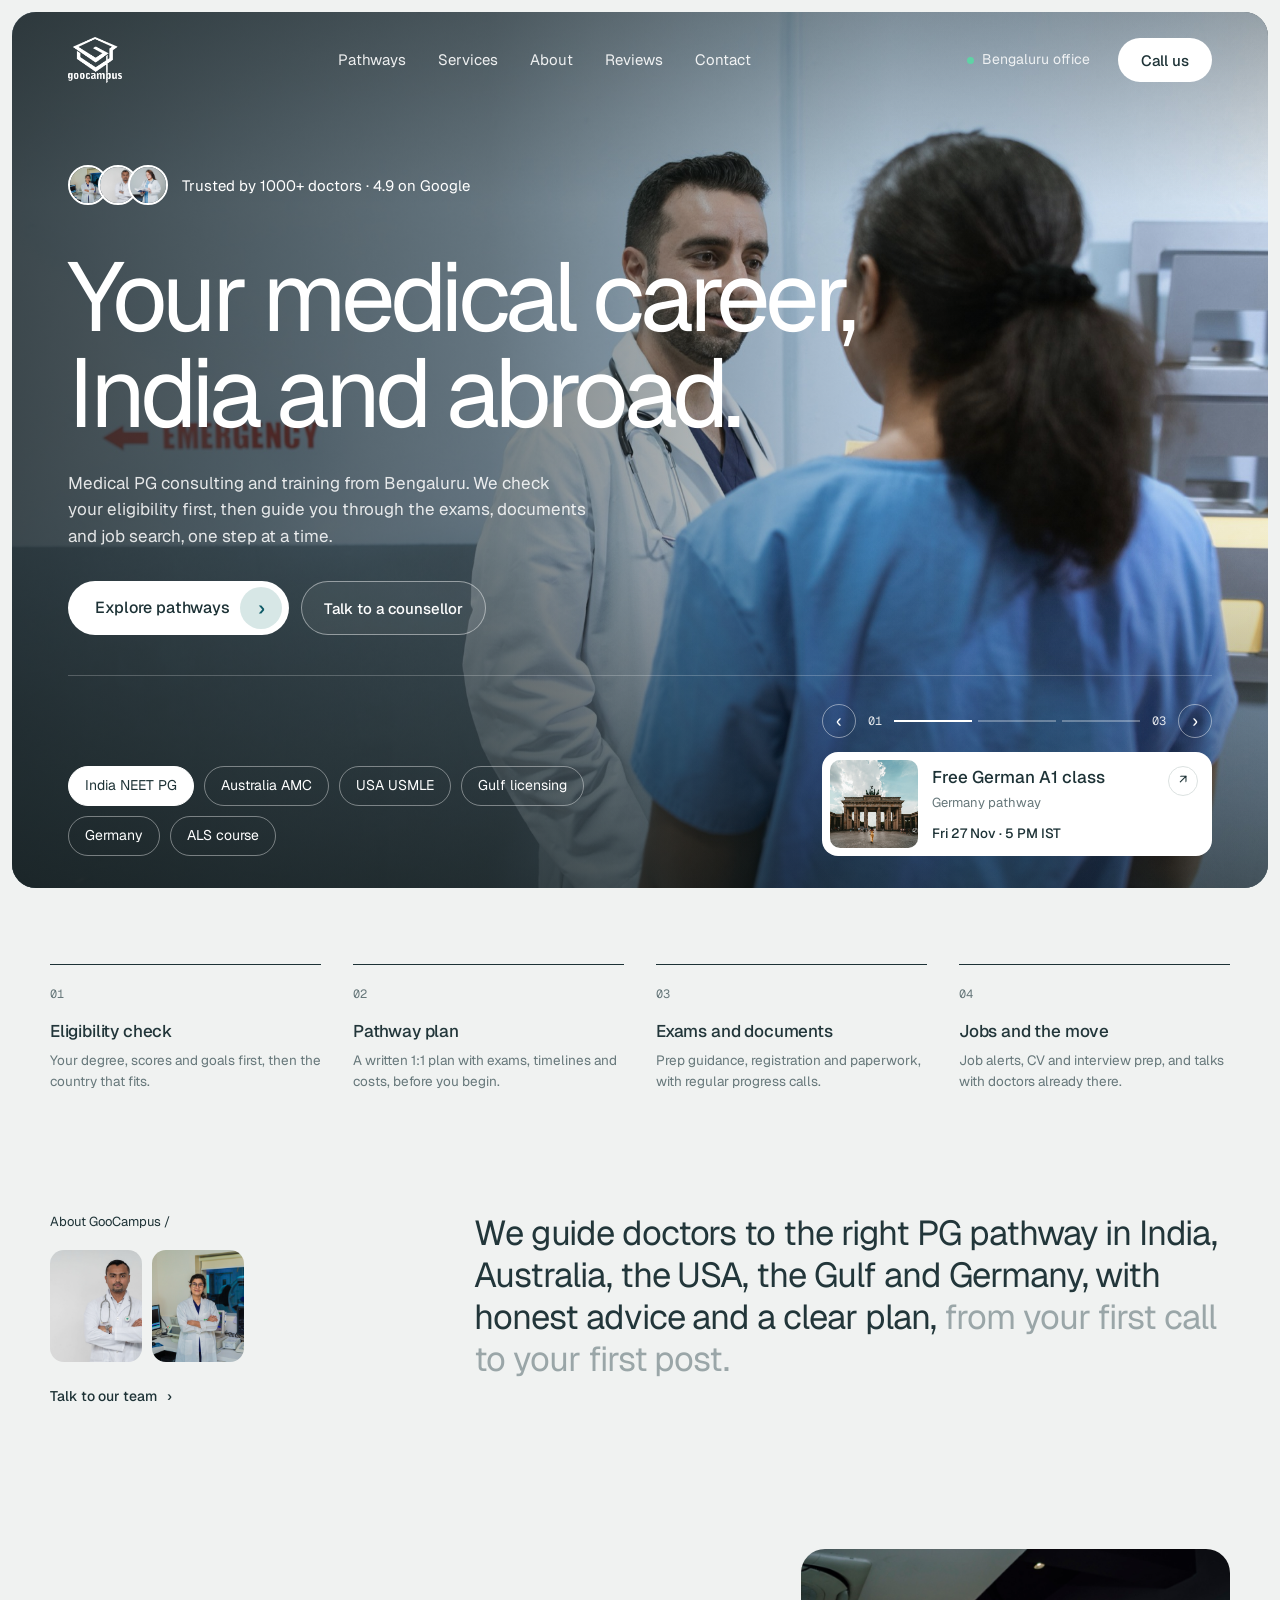
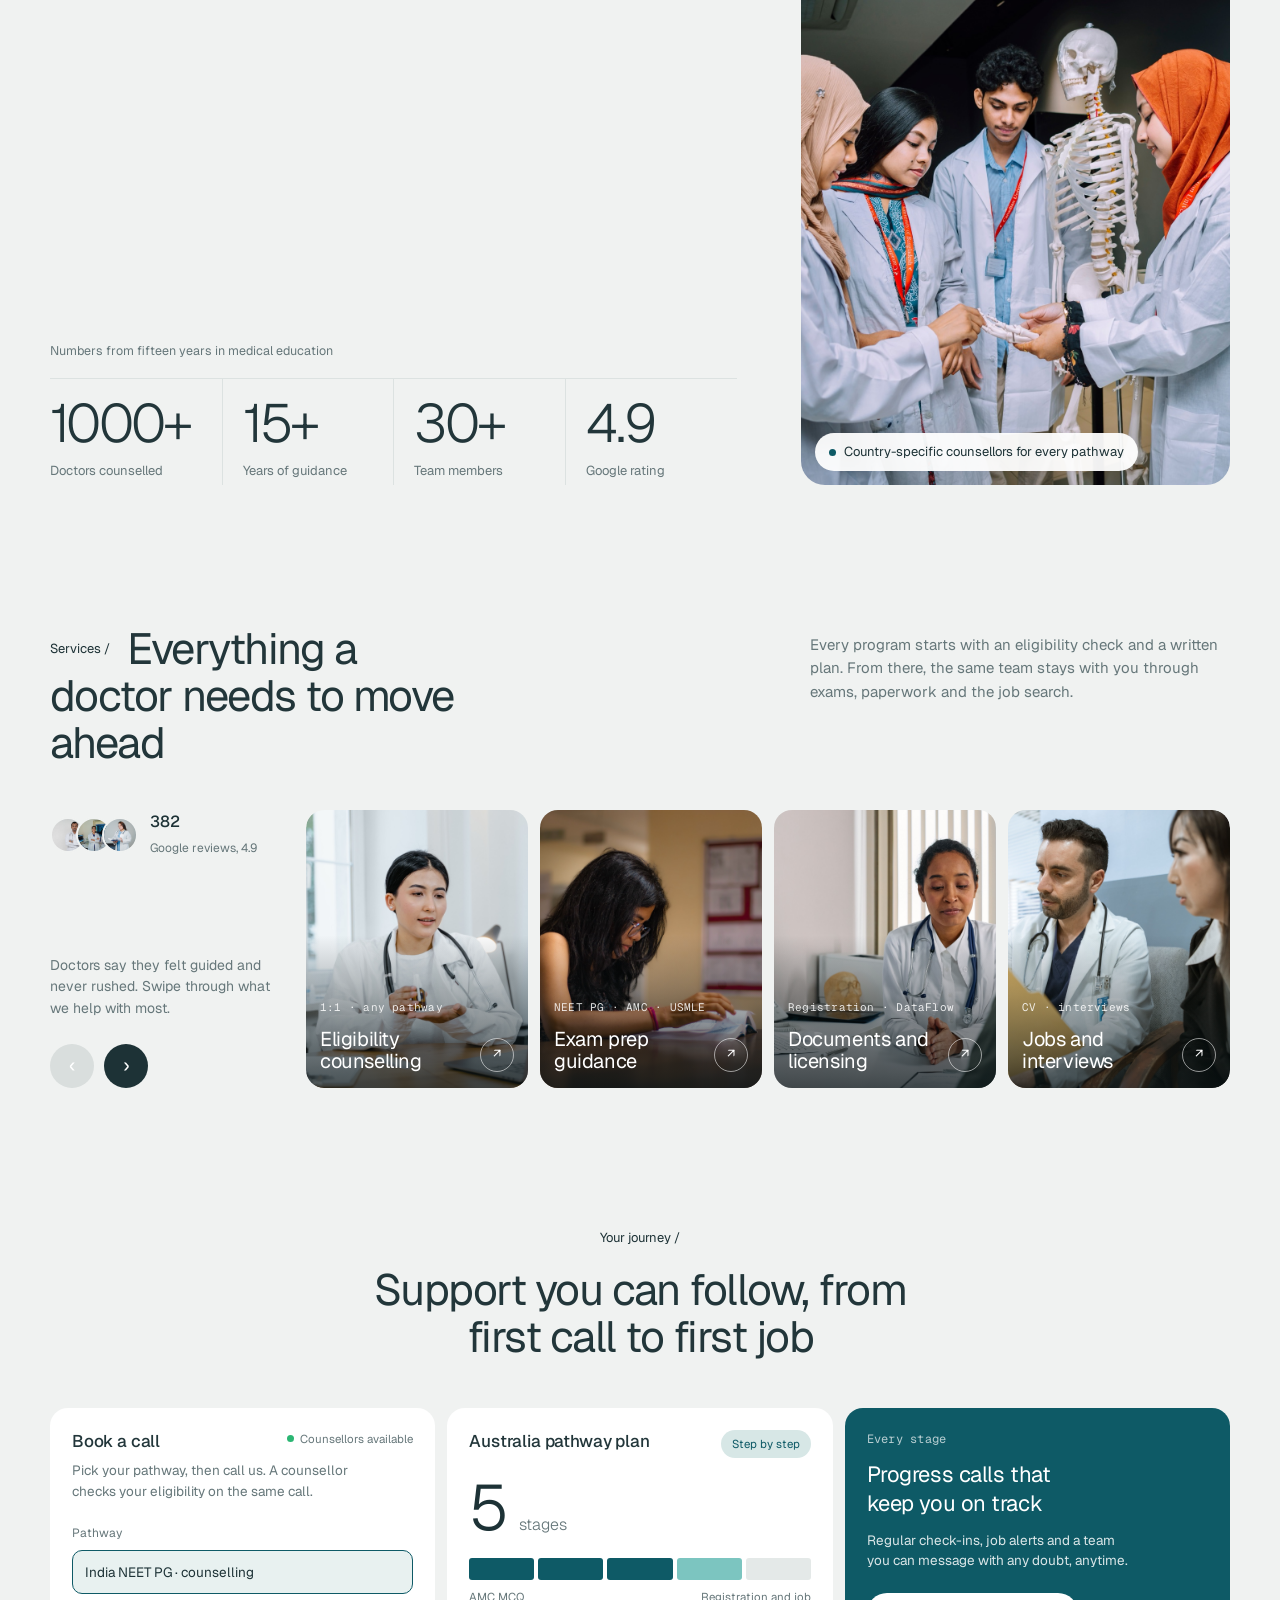
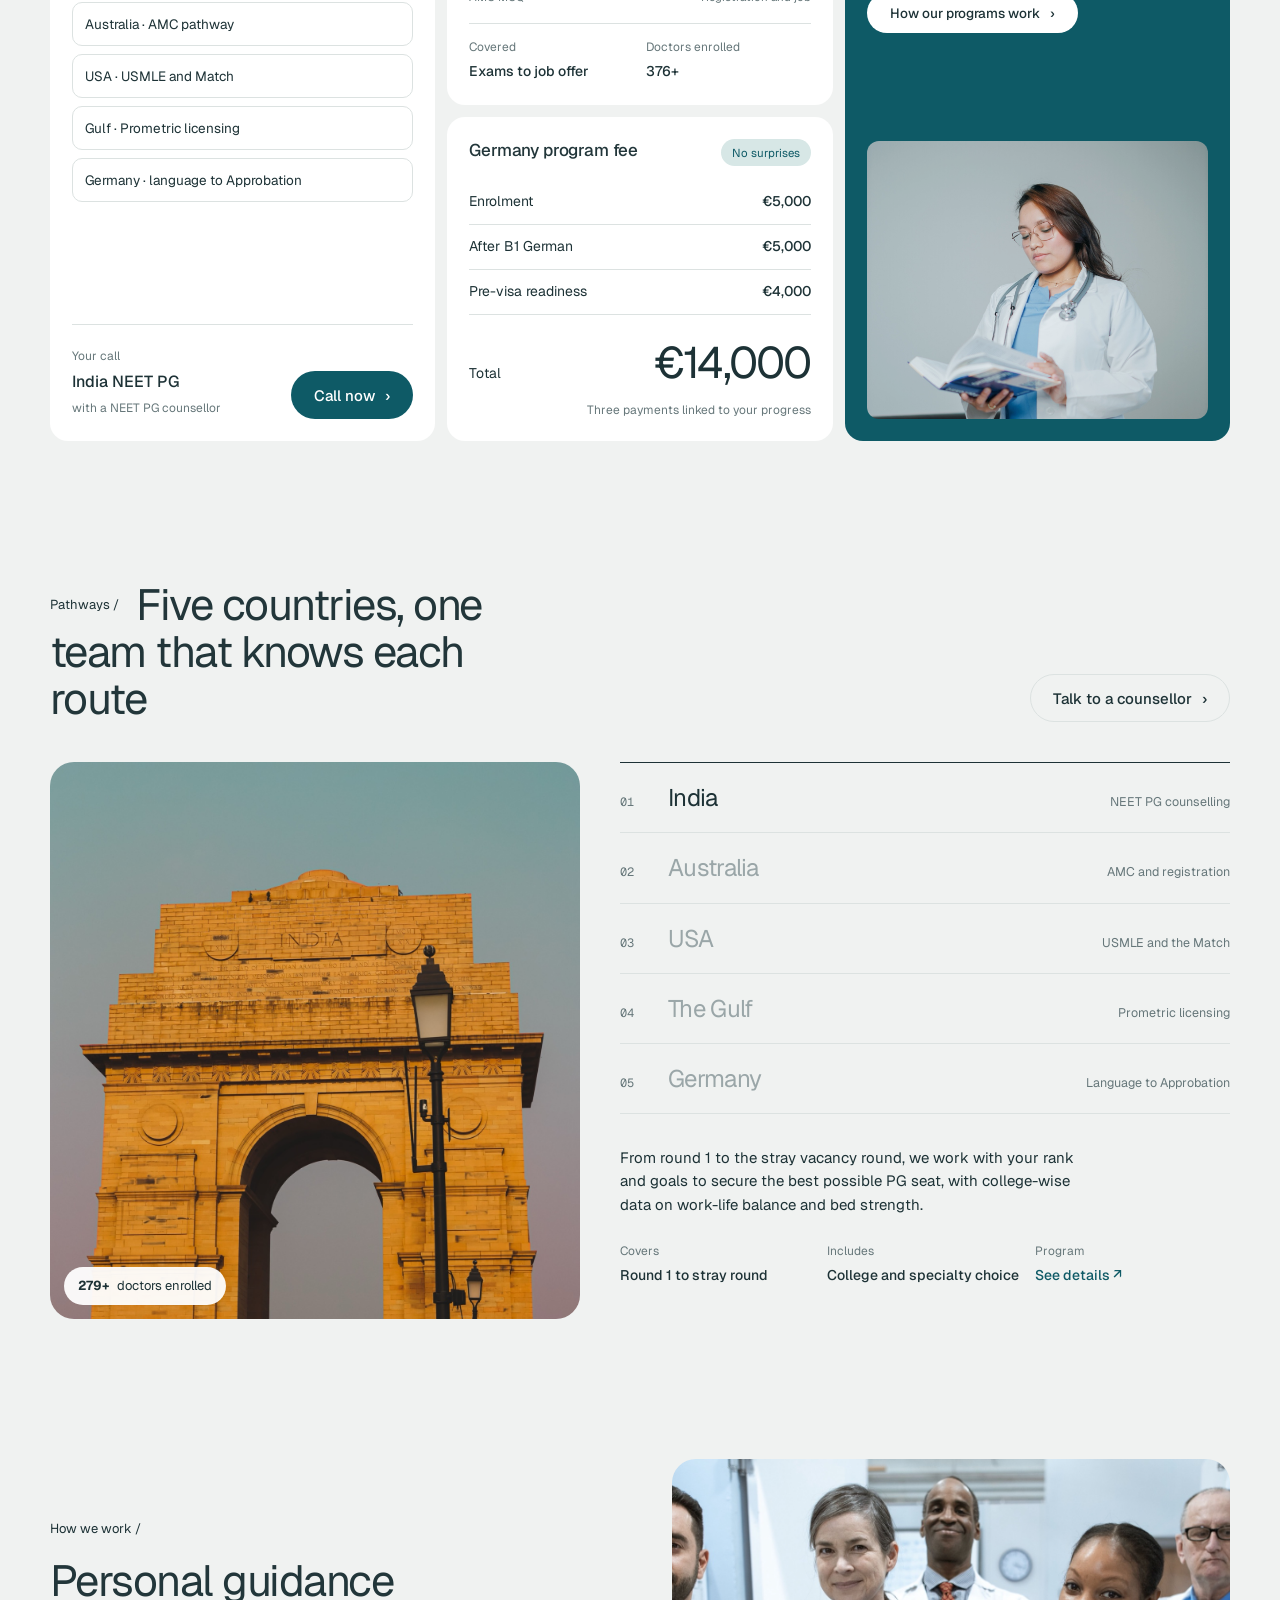
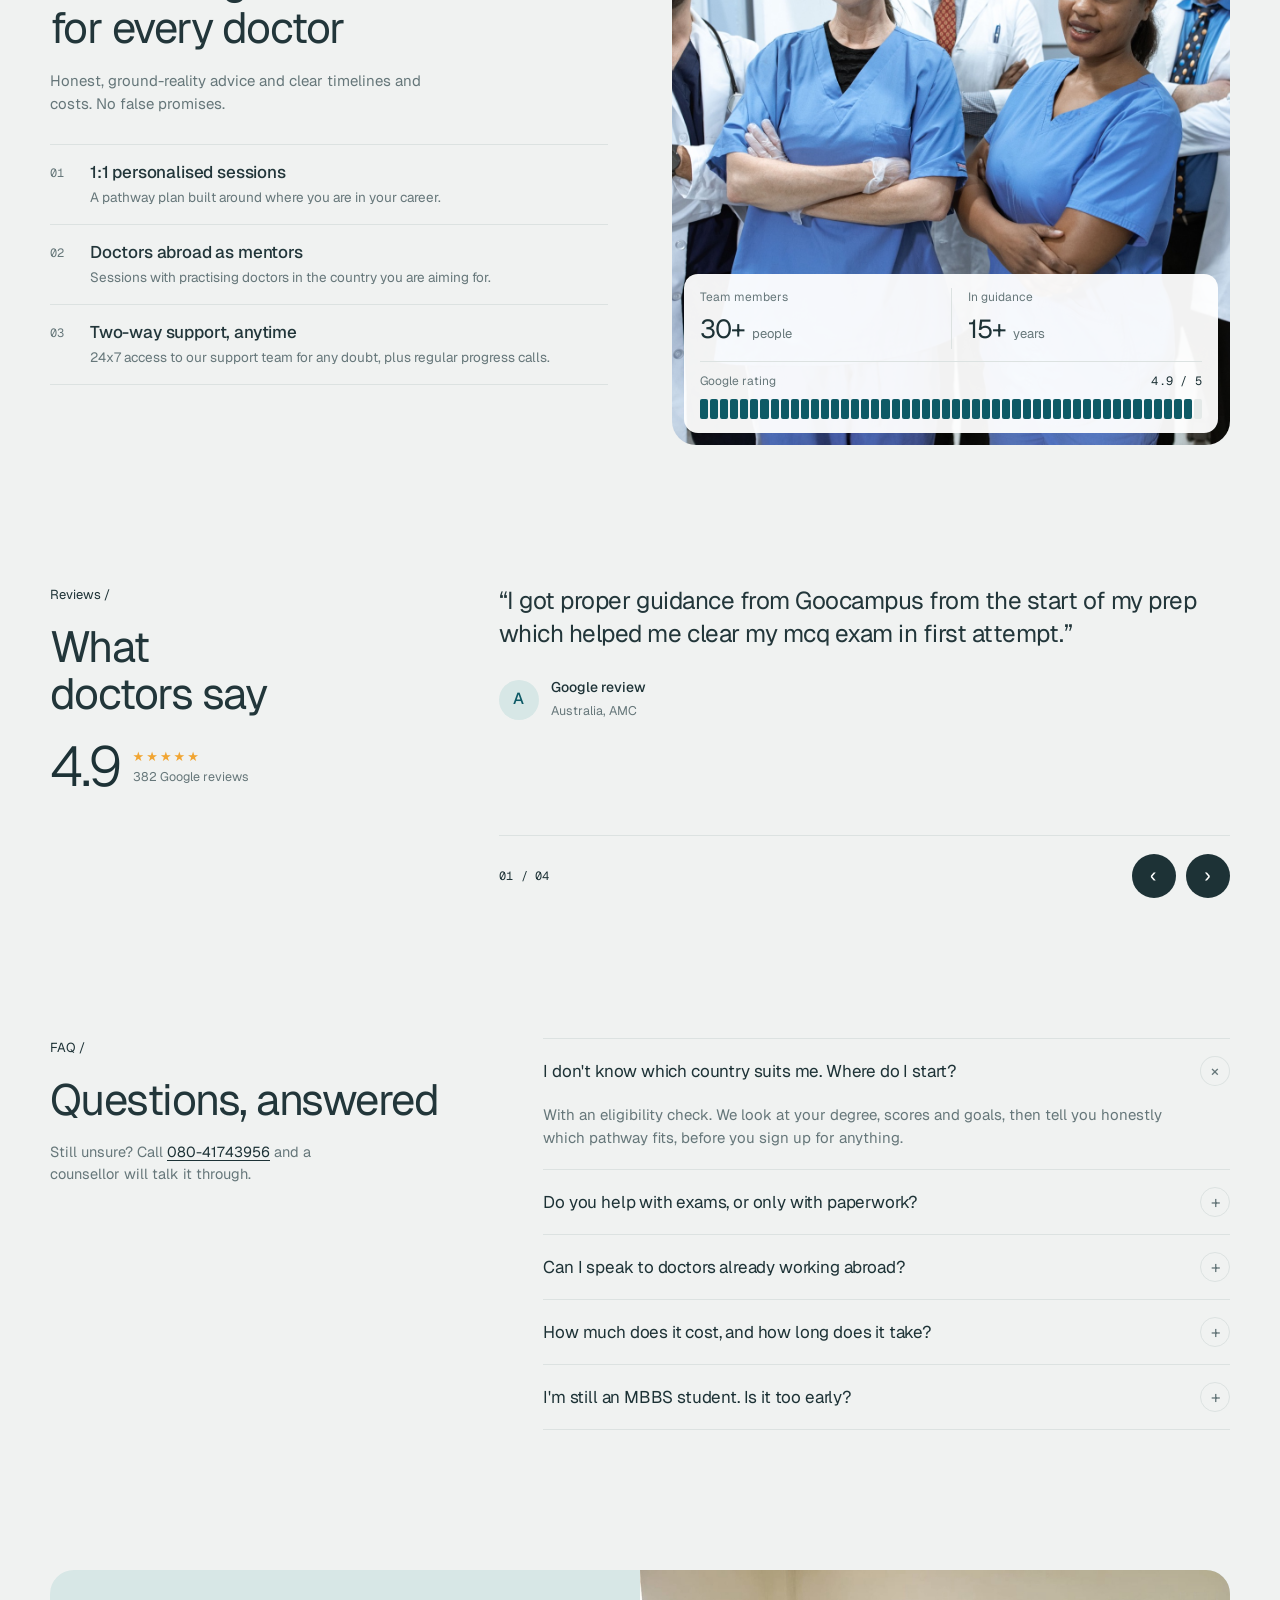
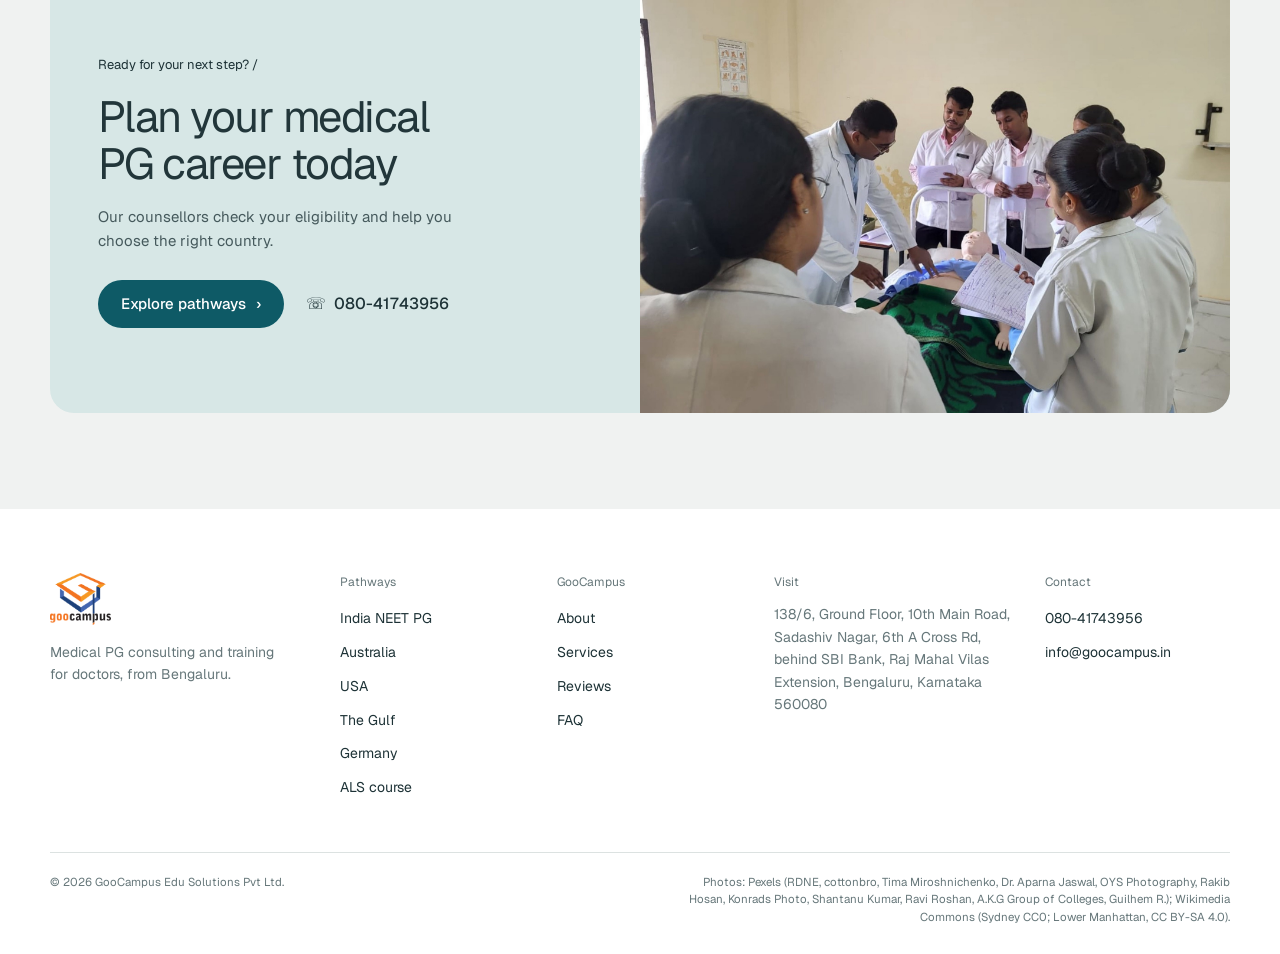
<file: index.html>
<!doctype html>
<html lang="en">
<head>
<meta charset="utf-8">
<meta name="viewport" content="width=device-width, initial-scale=1">
<title>GooCampus | Medical PG and career guidance for doctors, India and abroad</title>
<meta name="description" content="GooCampus is a Bengaluru firm that guides MBBS graduates to a medical PG and career in India, Australia, the USA, the Gulf and Germany. 1000+ doctors counselled, rated 4.9 on Google.">
<link rel="canonical" href="https://goocampusglobal.com/">
<meta name="theme-color" content="#F0F2F1">
<meta property="og:type" content="website">
<meta property="og:url" content="https://goocampusglobal.com/">
<meta property="og:title" content="GooCampus | Medical PG and career guidance for doctors">
<meta property="og:description" content="Guidance for MBBS graduates going to India, Australia, the USA, the Gulf and Germany. 1000+ doctors counselled, 4.9 on Google.">
<meta property="og:image" content="https://goocampusglobal.com/assets/v2/svc-mentor.jpg">
<meta name="twitter:card" content="summary_large_image">
<link rel="icon" type="image/png" href="/assets/favicon.png">
<link rel="apple-touch-icon" href="/assets/favicon.png">
<link rel="preconnect" href="https://fonts.googleapis.com">
<link rel="preconnect" href="https://fonts.gstatic.com" crossorigin>
<link href="https://fonts.googleapis.com/css2?family=Geist:wght@300;400;500;600&family=Geist+Mono:wght@400&display=swap" rel="stylesheet">
<link rel="stylesheet" href="/css/styles.css?v=20261123b">
</head>
<body>
<a class="skip" href="#main">Skip to content</a>

<!-- ============ HERO (nav sits inside the photo frame) ============ -->
<header class="hero" id="top">
  <img class="hero__bg" src="/assets/v2/svc-mentor.jpg" alt="A doctor talking with a nurse in a hospital" width="2000" height="1333" fetchpriority="high">
  <div class="hero__shade"></div>

  <nav class="nav" id="nav" aria-label="Main">
    <a class="nav__logo" href="#top" aria-label="GooCampus home"><img src="/assets/logo-white.png" alt="GooCampus" width="400" height="343"></a>
    <div class="nav__links" id="navLinks">
      <a href="#pathways">Pathways</a>
      <a href="#services">Services</a>
      <a href="#about">About</a>
      <a href="#reviews">Reviews</a>
      <a href="#contact">Contact</a>
    </div>
    <span class="nav__status"><i></i>Bengaluru office</span>
    <a class="pill pill--white nav__cta" href="tel:+918041743956">Call us</a>
    <button class="nav__toggle" type="button" aria-expanded="false" aria-controls="navLinks" aria-label="Open menu"><span></span><span></span></button>
  </nav>

  <div class="hero__body" data-enter>
    <p class="trusted">
      <span class="faces" aria-hidden="true">
        <img src="/assets/v2/team-2.jpg" alt="" width="40" height="40">
        <img src="/assets/v2/team-1.jpg" alt="" width="40" height="40">
        <img src="/assets/v2/reading.jpg" alt="" width="40" height="40">
      </span>
      Trusted by 1000+ doctors · 4.9 on Google
    </p>
    <h1>Your medical career,<br>India and abroad.</h1>
    <p class="hero__lead">Medical PG consulting and training from Bengaluru. We check your eligibility first, then guide you through the exams, documents and job search, one step at a time.</p>
    <div class="hero__actions">
      <a class="pill pill--white pill--icon" href="#pathways">Explore pathways <span class="pill__dot" aria-hidden="true">›</span></a>
      <a class="pill pill--glass" href="tel:+918041743956">Talk to a counsellor</a>
    </div>
  </div>

  <div class="hero__foot">
    <ul class="chips" aria-label="Pathways">
      <li><a class="is-on" href="#pathways" data-path="0">India NEET PG</a></li>
      <li><a href="#pathways" data-path="1">Australia AMC</a></li>
      <li><a href="#pathways" data-path="2">USA USMLE</a></li>
      <li><a href="#pathways" data-path="3">Gulf licensing</a></li>
      <li><a href="#pathways" data-path="4">Germany</a></li>
      <li><a href="https://alscourse.com" target="_blank" rel="noopener">ALS course</a></li>
    </ul>

    <div class="slider" aria-label="Upcoming free sessions">
      <div class="slider__bar">
        <button type="button" class="slider__btn" data-slide="-1" aria-label="Previous session">‹</button>
        <span class="mono" id="slideNow">01</span>
        <span class="slider__track"><i></i><i></i><i></i></span>
        <span class="mono">03</span>
        <button type="button" class="slider__btn" data-slide="1" aria-label="Next session">›</button>
      </div>
      <div class="slides">
        <a class="slide is-on" href="https://germany.goocampusglobal.com/" target="_blank" rel="noopener">
          <img src="/assets/v2/berlin.jpg" alt="" width="96" height="96">
          <span><b>Free German A1 class</b><small>Germany pathway</small><em>Fri 27 Nov · 5 PM IST</em></span>
          <span class="slide__go" aria-hidden="true">↗</span>
        </a>
        <a class="slide" href="https://germany.goocampusglobal.com/" target="_blank" rel="noopener">
          <img src="/assets/v2/reading.jpg" alt="" width="96" height="96">
          <span><b>Free German B1 class</b><small>Germany pathway</small><em>Wed 2 Dec · 5 PM IST</em></span>
          <span class="slide__go" aria-hidden="true">↗</span>
        </a>
        <a class="slide" href="tel:+918041743956">
          <img src="/assets/v2/svc-call.jpg" alt="" width="96" height="96">
          <span><b>Eligibility call</b><small>Any pathway</small><em>080-41743956</em></span>
          <span class="slide__go" aria-hidden="true">↗</span>
        </a>
      </div>
    </div>
  </div>
</header>

<main id="main">

<!-- ============ 4 STEPS ============ -->
<section class="steps wrap" aria-label="How it works">
  <div class="step"><span class="mono">01</span><h3>Eligibility check</h3><p>Your degree, scores and goals first, then the country that fits.</p></div>
  <div class="step"><span class="mono">02</span><h3>Pathway plan</h3><p>A written 1:1 plan with exams, timelines and costs, before you begin.</p></div>
  <div class="step"><span class="mono">03</span><h3>Exams and documents</h3><p>Prep guidance, registration and paperwork, with regular progress calls.</p></div>
  <div class="step"><span class="mono">04</span><h3>Jobs and the move</h3><p>Job alerts, CV and interview prep, and talks with doctors already there.</p></div>
</section>

<!-- ============ ABOUT ============ -->
<section class="about wrap" id="about">
  <div class="about__side">
    <p class="label">About GooCampus /</p>
    <div class="about__faces">
      <img src="/assets/v2/team-1.jpg" alt="A doctor in a white coat" width="200" height="200" loading="lazy">
      <img src="/assets/v2/team-2.jpg" alt="A doctor in her laboratory" width="200" height="200" loading="lazy">
    </div>
    <a class="arrowlink" href="tel:+918041743956">Talk to our team <span aria-hidden="true">›</span></a>
  </div>
  <p class="statement">We guide doctors to the right PG pathway in India, Australia, the USA, the Gulf and Germany, with honest advice and a clear plan, <span>from your first call to your first post.</span></p>
</section>

<!-- ============ NUMBERS ============ -->
<section class="numbers wrap" aria-label="GooCampus in numbers">
  <div class="numbers__left">
    <p class="small">Numbers from fifteen years in medical education</p>
    <dl class="stats">
      <div><dt>1000+</dt><dd>Doctors counselled</dd></div>
      <div><dt>15+</dt><dd>Years of guidance</dd></div>
      <div><dt>30+</dt><dd>Team members</dd></div>
      <div><dt>4.9</dt><dd>Google rating</dd></div>
    </dl>
  </div>
  <figure class="numbers__photo">
    <img src="/assets/v2/students.jpg" alt="Medical students studying anatomy together" width="2000" height="1333" loading="lazy">
    <span class="tagpill"><i></i>Country-specific counsellors for every pathway</span>
  </figure>
</section>

<!-- ============ SERVICES CAROUSEL ============ -->
<section class="services" id="services">
  <div class="wrap services__head">
    <h2><span class="label">Services /</span> Everything a doctor needs to move ahead</h2>
    <p>Every program starts with an eligibility check and a written plan. From there, the same team stays with you through exams, paperwork and the job search.</p>
  </div>
  <div class="wrap services__body">
    <div class="services__side">
      <div class="reviewline">
        <span class="faces" aria-hidden="true">
          <img src="/assets/v2/team-1.jpg" alt="" width="36" height="36"><img src="/assets/v2/team-2.jpg" alt="" width="36" height="36"><img src="/assets/v2/reading.jpg" alt="" width="36" height="36">
        </span>
        <span><b>382</b><small>Google reviews, 4.9</small></span>
      </div>
      <p>Doctors say they felt guided and never rushed. Swipe through what we help with most.</p>
      <div class="arrows">
        <button type="button" class="round round--light" data-rail="-1" aria-label="Previous services">‹</button>
        <button type="button" class="round round--dark" data-rail="1" aria-label="Next services">›</button>
      </div>
    </div>
    <div class="rail" id="rail" tabindex="0" aria-label="Services, scroll sideways">
      <a class="card" href="tel:+918041743956"><img src="/assets/v2/svc-call.jpg" alt="A doctor on a video consultation" width="2000" height="1333" loading="lazy"><span class="card__meta mono">1:1 · any pathway</span><span class="card__title">Eligibility<br>counselling</span><span class="card__go">↗</span></a>
      <a class="card" href="#pathways"><img src="/assets/v2/svc-study.jpg" alt="A student reading in a library" width="2000" height="1333" loading="lazy"><span class="card__meta mono">NEET PG · AMC · USMLE</span><span class="card__title">Exam prep<br>guidance</span><span class="card__go">↗</span></a>
      <a class="card" href="#pathways"><img src="/assets/v2/svc-docs.jpg" alt="A doctor meeting a client at her desk" width="2000" height="1333" loading="lazy"><span class="card__meta mono">Registration · DataFlow</span><span class="card__title">Documents and<br>licensing</span><span class="card__go">↗</span></a>
      <a class="card" href="#pathways"><img src="/assets/v2/svc-interview.jpg" alt="A doctor going through a folder with a colleague" width="2000" height="1333" loading="lazy"><span class="card__meta mono">CV · interviews</span><span class="card__title">Jobs and<br>interviews</span><span class="card__go">↗</span></a>
      <a class="card" href="#pathways"><img src="/assets/v2/hero.jpg" alt="A doctor reading a patient chart in a hospital corridor" width="2000" height="1333" loading="lazy"><span class="card__meta mono">1:1 sessions</span><span class="card__title">Mentoring by<br>doctors abroad</span><span class="card__go">↗</span></a>
      <a class="card" href="https://alscourse.com" target="_blank" rel="noopener"><img src="/assets/v2/svc-als.jpg" alt="Medical students practising on a training manikin" width="1499" height="2000" loading="lazy"><span class="card__meta mono">2 days · ERC certified</span><span class="card__title">ALS<br>certificate course</span><span class="card__go">↗</span></a>
    </div>
  </div>
</section>

<!-- ============ CARE BENTO ============ -->
<section class="care wrap" aria-labelledby="careTitle">
  <p class="label label--center">Your journey /</p>
  <h2 id="careTitle" class="center">Support you can follow, from<br>first call to first job</h2>
  <div class="bento">
    <div class="box box--book">
      <div class="box__top"><h3>Book a call</h3><span class="live"><i></i>Counsellors available</span></div>
      <p class="muted">Pick your pathway, then call us. A counsellor checks your eligibility on the same call.</p>
      <p class="tiny">Pathway</p>
      <div class="opts" role="radiogroup" aria-label="Pathway">
        <button type="button" class="opt is-on" role="radio" aria-checked="true" data-name="India NEET PG" data-who="NEET PG counsellor">India NEET PG · counselling</button>
        <button type="button" class="opt" role="radio" aria-checked="false" data-name="Australia AMC" data-who="Australia counsellor">Australia · AMC pathway</button>
        <button type="button" class="opt" role="radio" aria-checked="false" data-name="USA USMLE" data-who="USA counsellor">USA · USMLE and Match</button>
        <button type="button" class="opt" role="radio" aria-checked="false" data-name="Gulf licensing" data-who="Gulf counsellor">Gulf · Prometric licensing</button>
        <button type="button" class="opt" role="radio" aria-checked="false" data-name="Germany" data-who="Germany counsellor">Germany · language to Approbation</button>
      </div>
      <div class="box__foot">
        <div><p class="tiny">Your call</p><b id="callName">India NEET PG</b><small id="callWho">with a NEET PG counsellor</small></div>
        <a class="pill pill--teal" href="tel:+918041743956">Call now <span aria-hidden="true">›</span></a>
      </div>
    </div>

    <div class="box box--plan">
      <div class="box__top"><h3>Australia pathway plan</h3><span class="badge">Step by step</span></div>
      <p class="big">5 <small>stages</small></p>
      <div class="segs" aria-hidden="true"><i class="on"></i><i class="on"></i><i class="on"></i><i class="mid"></i><i></i></div>
      <div class="segs__labels"><span>AMC MCQ</span><span>Registration and job</span></div>
      <div class="kv">
        <div><p class="tiny">Covered</p><b>Exams to job offer</b></div>
        <div><p class="tiny">Doctors enrolled</p><b>376+</b></div>
      </div>
    </div>

    <div class="box box--fee">
      <div class="box__top"><h3>Germany program fee</h3><span class="badge">No surprises</span></div>
      <ul class="lines">
        <li><span>Enrolment</span><b>€5,000</b></li>
        <li><span>After B1 German</span><b>€5,000</b></li>
        <li><span>Pre-visa readiness</span><b>€4,000</b></li>
      </ul>
      <div class="total"><span>Total</span><b>€14,000</b></div>
      <p class="tiny right">Three payments linked to your progress</p>
    </div>

    <div class="box box--teal">
      <p class="mono">Every stage</p>
      <h3>Progress calls that keep you on track</h3>
      <p>Regular check-ins, job alerts and a team you can message with any doubt, anytime.</p>
      <a class="pill pill--white" href="#faq">How our programs work <span aria-hidden="true">›</span></a>
      <img src="/assets/v2/reading.jpg" alt="" width="1333" height="2000" loading="lazy">
    </div>
  </div>
</section>

<!-- ============ PATHWAYS (list + photo) ============ -->
<section class="paths wrap" id="pathways">
  <div class="paths__head">
    <h2><span class="label">Pathways /</span> Five countries, one team that knows each route</h2>
    <a class="pill pill--line" href="tel:+918041743956">Talk to a counsellor <span aria-hidden="true">›</span></a>
  </div>
  <div class="paths__grid">
    <figure class="paths__photo">
      <img id="pathImg" src="/assets/v2/india.jpg" alt="India Gate in New Delhi at dusk" width="1333" height="2000" loading="lazy">
      <span class="tagpill" id="pathTag"><b>279+</b> doctors enrolled</span>
    </figure>
    <div>
      <ul class="plist" role="tablist" aria-label="Pathways">
        <li><button type="button" class="is-on" role="tab" aria-selected="true" data-i="0"><span class="mono">01</span><b>India</b><small>NEET PG counselling</small></button></li>
        <li><button type="button" role="tab" aria-selected="false" data-i="1"><span class="mono">02</span><b>Australia</b><small>AMC and registration</small></button></li>
        <li><button type="button" role="tab" aria-selected="false" data-i="2"><span class="mono">03</span><b>USA</b><small>USMLE and the Match</small></button></li>
        <li><button type="button" role="tab" aria-selected="false" data-i="3"><span class="mono">04</span><b>The Gulf</b><small>Prometric licensing</small></button></li>
        <li><button type="button" role="tab" aria-selected="false" data-i="4"><span class="mono">05</span><b>Germany</b><small>Language to Approbation</small></button></li>
      </ul>
      <div class="pinfo" role="tabpanel" aria-live="polite">
        <p id="pathText">From round 1 to the stray vacancy round, we work with your rank and goals to secure the best possible PG seat, with college-wise data on work-life balance and bed strength.</p>
        <div class="kv kv--3">
          <div><p class="tiny">Covers</p><b id="pathA">Round 1 to stray round</b></div>
          <div><p class="tiny">Includes</p><b id="pathB">College and specialty choice</b></div>
          <div><p class="tiny">Program</p><a id="pathLink" href="https://goocampus.in" target="_blank" rel="noopener">See details ↗</a></div>
        </div>
      </div>
    </div>
  </div>
</section>

<!-- ============ HOW WE WORK ============ -->
<section class="how wrap" aria-labelledby="howTitle">
  <div>
    <p class="label">How we work /</p>
    <h2 id="howTitle">Personal guidance for every doctor</h2>
    <p class="muted">Honest, ground-reality advice and clear timelines and costs. No false promises.</p>
    <ol class="nlist">
      <li><span class="mono">01</span><div><h3>1:1 personalised sessions</h3><p>A pathway plan built around where you are in your career.</p></div></li>
      <li><span class="mono">02</span><div><h3>Doctors abroad as mentors</h3><p>Sessions with practising doctors in the country you are aiming for.</p></div></li>
      <li><span class="mono">03</span><div><h3>Two-way support, anytime</h3><p>24x7 access to our support team for any doubt, plus regular progress calls.</p></div></li>
    </ol>
  </div>
  <figure class="how__photo">
    <img src="/assets/v2/team-group.jpg" alt="A team of doctors and nurses in a hospital" width="2000" height="1333" loading="lazy">
    <div class="glass">
      <div class="glass__row">
        <div><p class="tiny">Team members</p><b>30+ <small>people</small></b></div>
        <div><p class="tiny">In guidance</p><b>15+ <small>years</small></b></div>
      </div>
      <div class="glass__bar"><p class="tiny">Google rating</p><span class="mono">4.9 / 5</span></div>
      <div class="segs segs--fine" aria-hidden="true"></div>
    </div>
  </figure>
</section>

<!-- ============ REVIEWS ============ -->
<!-- Real Google reviews of GooCampus Edu Solutions, read 23 Nov 2026, wording unchanged (trimmed). -->
<section class="reviews wrap" id="reviews">
  <div>
    <p class="label">Reviews /</p>
    <h2>What doctors say</h2>
    <div class="score"><b>4.9</b><span><i class="stars">★★★★★</i>382 Google reviews</span></div>
  </div>
  <div class="quotes">
    <div class="quotes__stage">
      <figure class="q is-on"><blockquote>“I got proper guidance from Goocampus from the start of my prep which helped me clear my mcq exam in first attempt.”</blockquote><figcaption><span class="ini">A</span><span><b>Google review</b><small>Australia, AMC</small></span></figcaption></figure>
      <figure class="q"><blockquote>“They’ve supported me through every stage, prepping me for interviews, and most importantly, during the incredibly tough phase of job hunting.”</blockquote><figcaption><span class="ini">I</span><span><b>Google review</b><small>International pathway</small></span></figcaption></figure>
      <figure class="q"><blockquote>“He was very helpful, patient, and guided me clearly through each step. His support made the whole process smooth and stress-free.”</blockquote><figcaption><span class="ini">U</span><span><b>Google review</b><small>UK, GMC registration</small></span></figcaption></figure>
      <figure class="q"><blockquote>“I was stuck between counselling process and how to go about it, cut offs and my ideal branch in my mind… Mr. Gagan guided me through the process.”</blockquote><figcaption><span class="ini">N</span><span><b>Google review</b><small>NEET PG counselling</small></span></figcaption></figure>
    </div>
    <div class="quotes__bar">
      <span class="mono"><span id="qNow">01</span> / 04</span>
      <div class="arrows">
        <button type="button" class="round round--dark" data-q="-1" aria-label="Previous review">‹</button>
        <button type="button" class="round round--dark" data-q="1" aria-label="Next review">›</button>
      </div>
    </div>
  </div>
</section>

<!-- ============ FAQ ============ -->
<section class="faq wrap" id="faq">
  <div>
    <p class="label">FAQ /</p>
    <h2>Questions, answered</h2>
    <p class="muted">Still unsure? Call <a href="tel:+918041743956">080-41743956</a> and a counsellor will talk it through.</p>
  </div>
  <div class="acc">
    <details open><summary>I don't know which country suits me. Where do I start?</summary><p>With an eligibility check. We look at your degree, scores and goals, then tell you honestly which pathway fits, before you sign up for anything.</p></details>
    <details><summary>Do you help with exams, or only with paperwork?</summary><p>Both. Each program covers exam prep guidance (NEET PG, AMC, USMLE, Prometric, German and FSP), plus documents, registration and the job search.</p></details>
    <details><summary>Can I speak to doctors already working abroad?</summary><p>Yes. Mentoring sessions with practising doctors abroad are part of the programs, so you hear how the pathway really works.</p></details>
    <details><summary>How much does it cost, and how long does it take?</summary><p>It depends on the country and where you are in the process. Your counsellor gives you clear timelines and costs in your pathway plan, up front.</p></details>
    <details><summary>I'm still an MBBS student. Is it too early?</summary><p>No. Starting early helps you time exams and documents well. We work with students and graduates at every stage.</p></details>
  </div>
</section>

<!-- ============ CLOSE ============ -->
<section class="close wrap">
  <div class="close__card">
    <div class="close__copy">
      <p class="label">Ready for your next step? /</p>
      <h2>Plan your medical PG career today</h2>
      <p>Our counsellors check your eligibility and help you choose the right country.</p>
      <div class="close__actions">
        <a class="pill pill--teal" href="#pathways">Explore pathways <span aria-hidden="true">›</span></a>
        <a class="phone" href="tel:+918041743956"><span aria-hidden="true">☏</span> 080-41743956</a>
      </div>
    </div>
    <img src="/assets/v2/lucknow.jpg" alt="Medical students learning together in a skills lab" width="2000" height="1500" loading="lazy">
  </div>
</section>
</main>

<footer class="footer" id="contact">
  <div class="wrap footer__grid">
    <div class="footer__brand">
      <img src="/assets/logo.png" alt="GooCampus" width="360" height="305">
      <p>Medical PG consulting and training for doctors, from Bengaluru.</p>
    </div>
    <div><p class="tiny">Pathways</p><ul>
      <li><a href="https://goocampus.in" target="_blank" rel="noopener">India NEET PG</a></li>
      <li><a href="https://goocampusaustralia.com" target="_blank" rel="noopener">Australia</a></li>
      <li><a href="/usa-pathway/">USA</a></li>
      <li><a href="/gulf-pathway/">The Gulf</a></li>
      <li><a href="https://germany.goocampusglobal.com/" target="_blank" rel="noopener">Germany</a></li>
      <li><a href="https://alscourse.com" target="_blank" rel="noopener">ALS course</a></li>
    </ul></div>
    <div><p class="tiny">GooCampus</p><ul>
      <li><a href="#about">About</a></li>
      <li><a href="#services">Services</a></li>
      <li><a href="#reviews">Reviews</a></li>
      <li><a href="#faq">FAQ</a></li>
    </ul></div>
    <div><p class="tiny">Visit</p>
      <p>138/6, Ground Floor, 10th Main Road, Sadashiv Nagar, 6th A Cross Rd, behind SBI Bank, Raj Mahal Vilas Extension, Bengaluru, Karnataka 560080</p>
    </div>
    <div><p class="tiny">Contact</p><ul>
      <li><a href="tel:+918041743956">080-41743956</a></li>
      <li><a href="mailto:info@goocampus.in">info@goocampus.in</a></li>
    </ul></div>
  </div>
  <div class="wrap footer__base">
    <span>© 2026 GooCampus Edu Solutions Pvt Ltd.</span>
    <span>Photos: Pexels (RDNE, cottonbro, Tima Miroshnichenko, Dr. Aparna Jaswal, OYS Photography, Rakib Hosan, Konrads Photo, Shantanu Kumar, Ravi Roshan, A.K.G Group of Colleges, Guilhem R.); Wikimedia Commons (Sydney CC0; Lower Manhattan, CC BY-SA 4.0).</span>
  </div>
</footer>

<script src="/js/main.js?v=20261123b" defer></script>
</body>
</html>
</file>
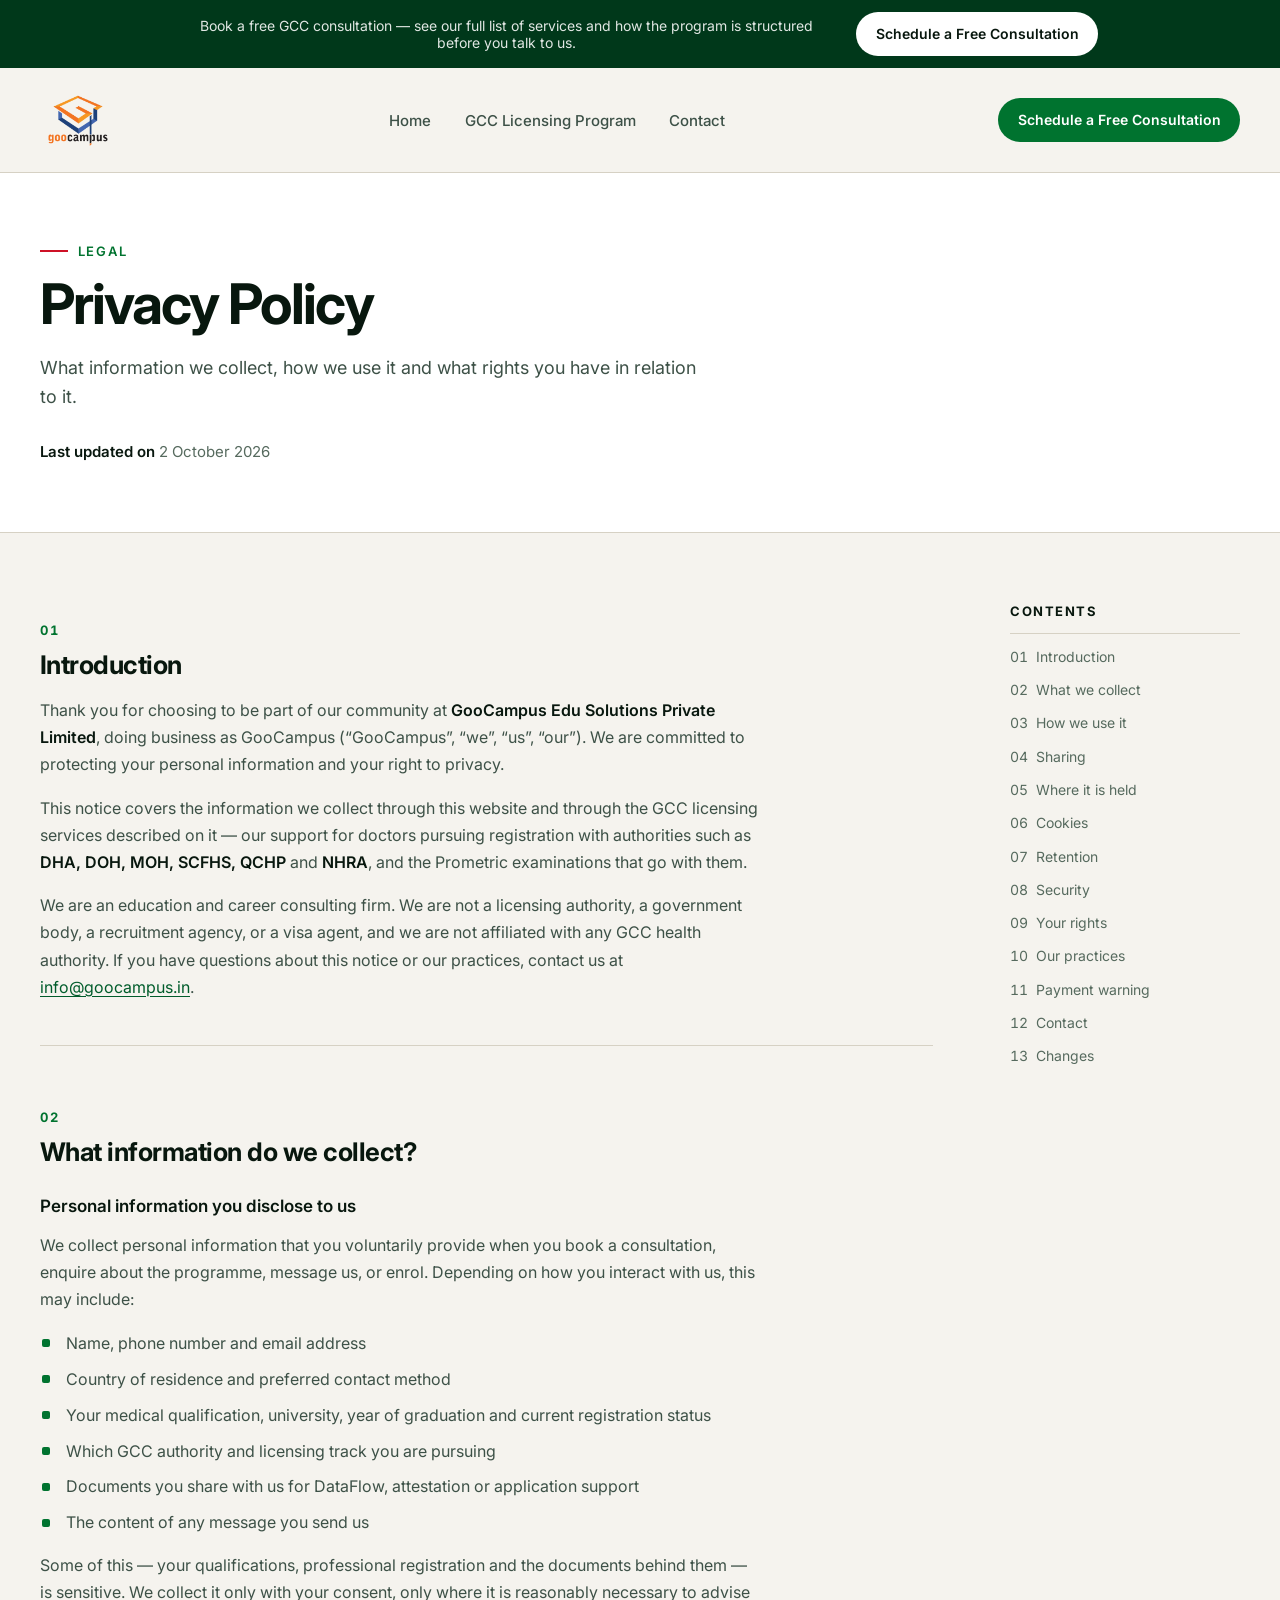
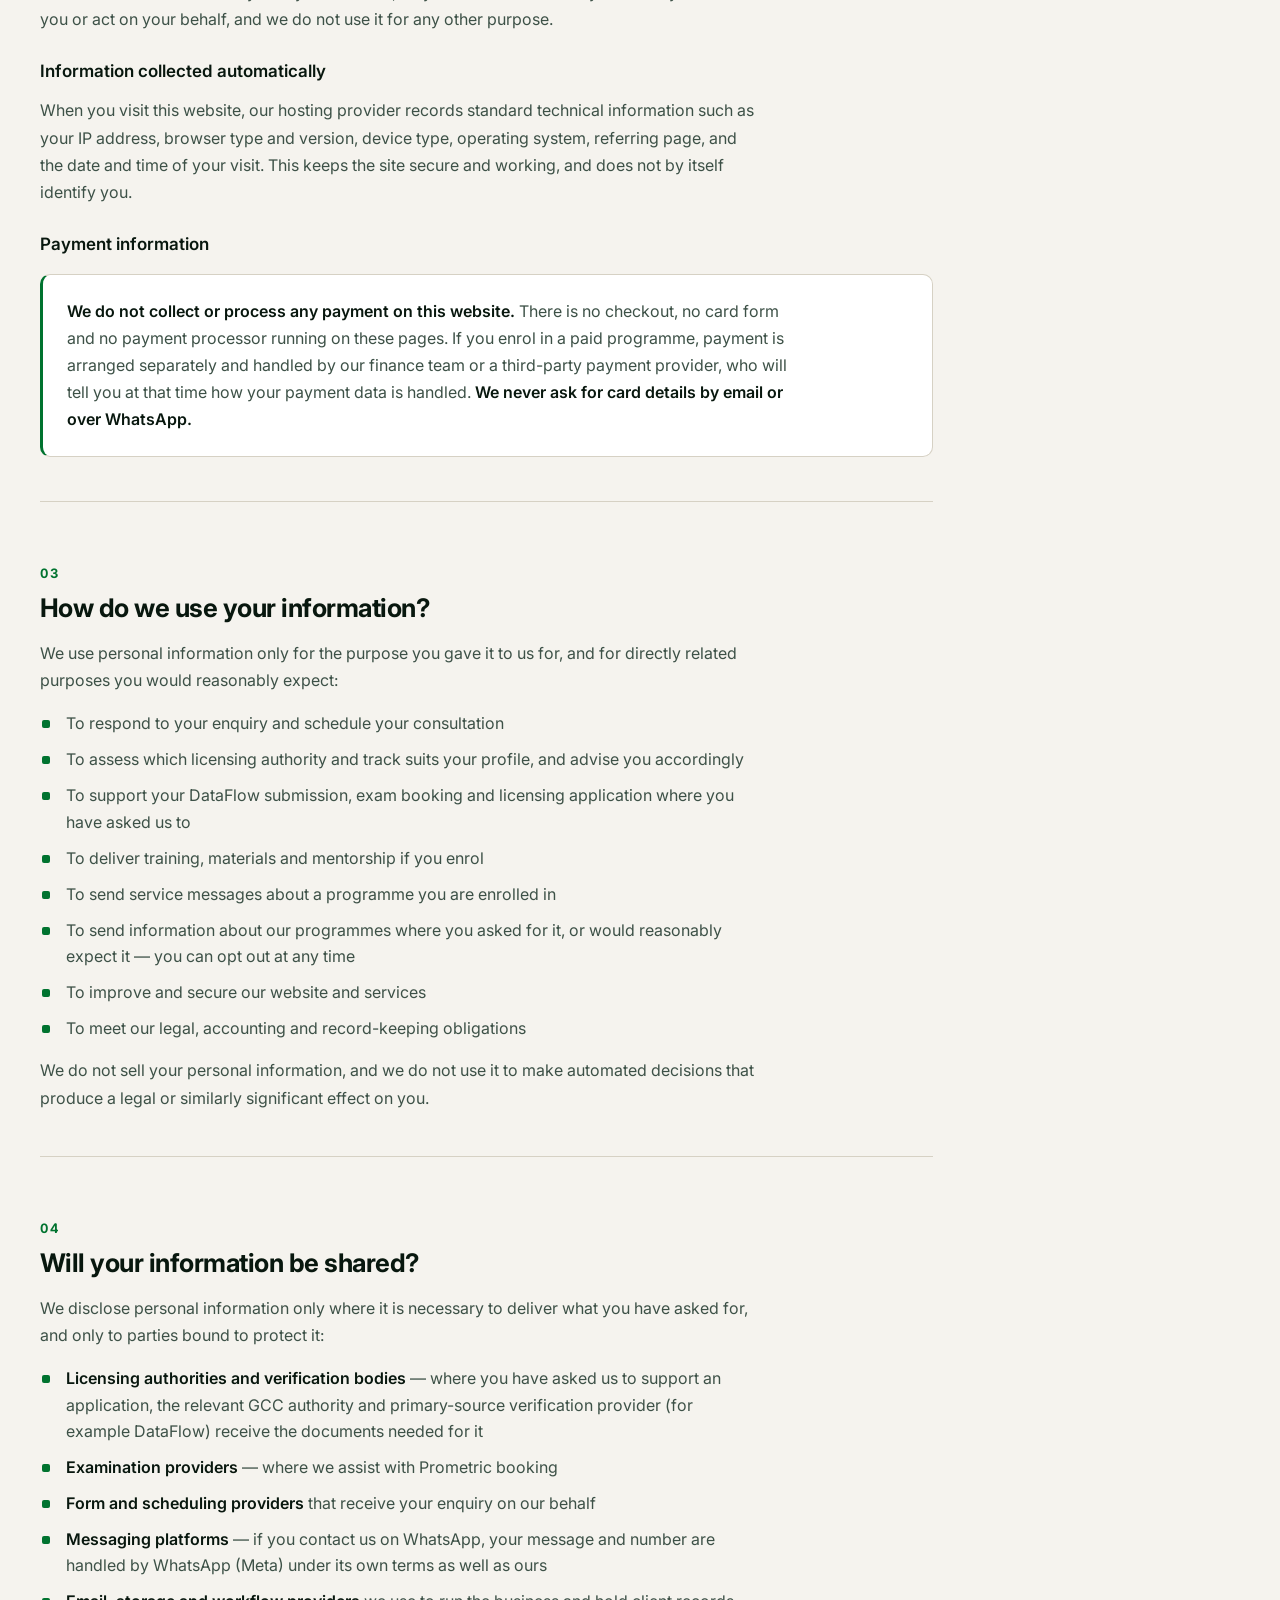
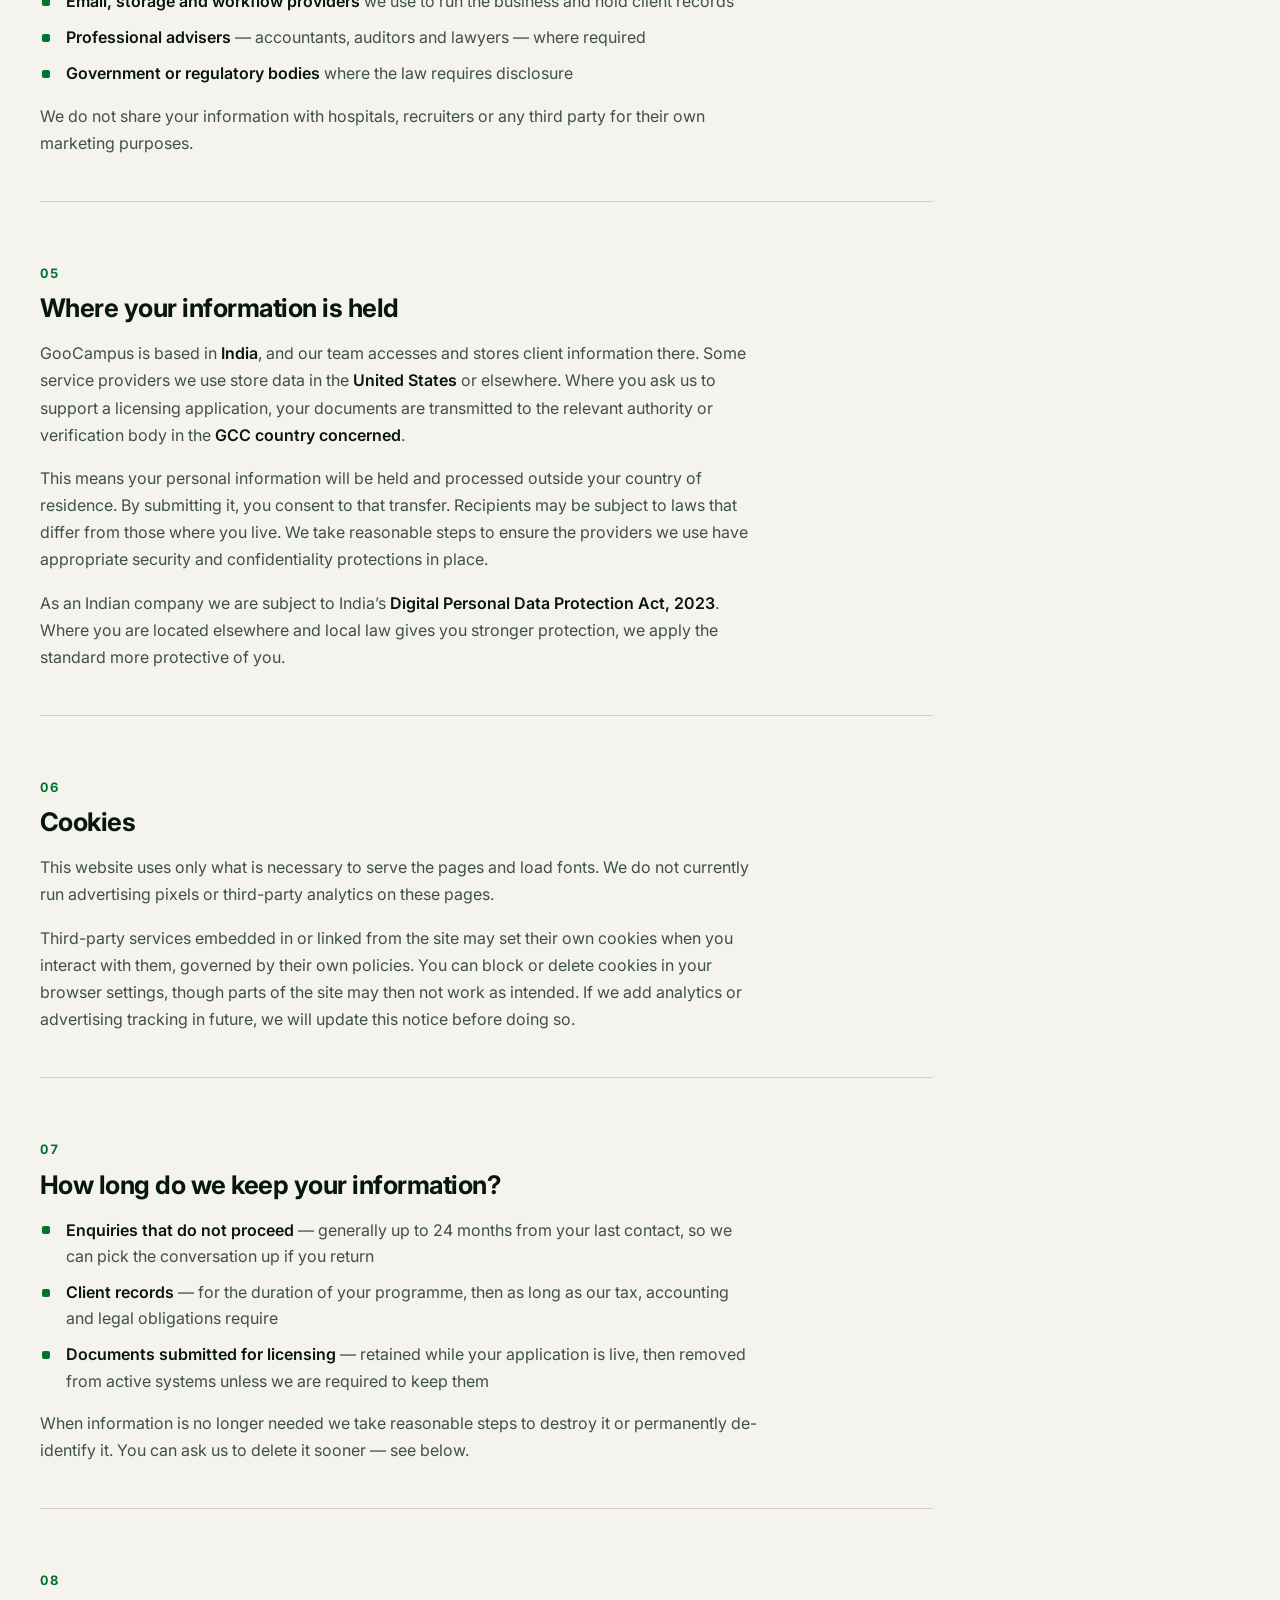
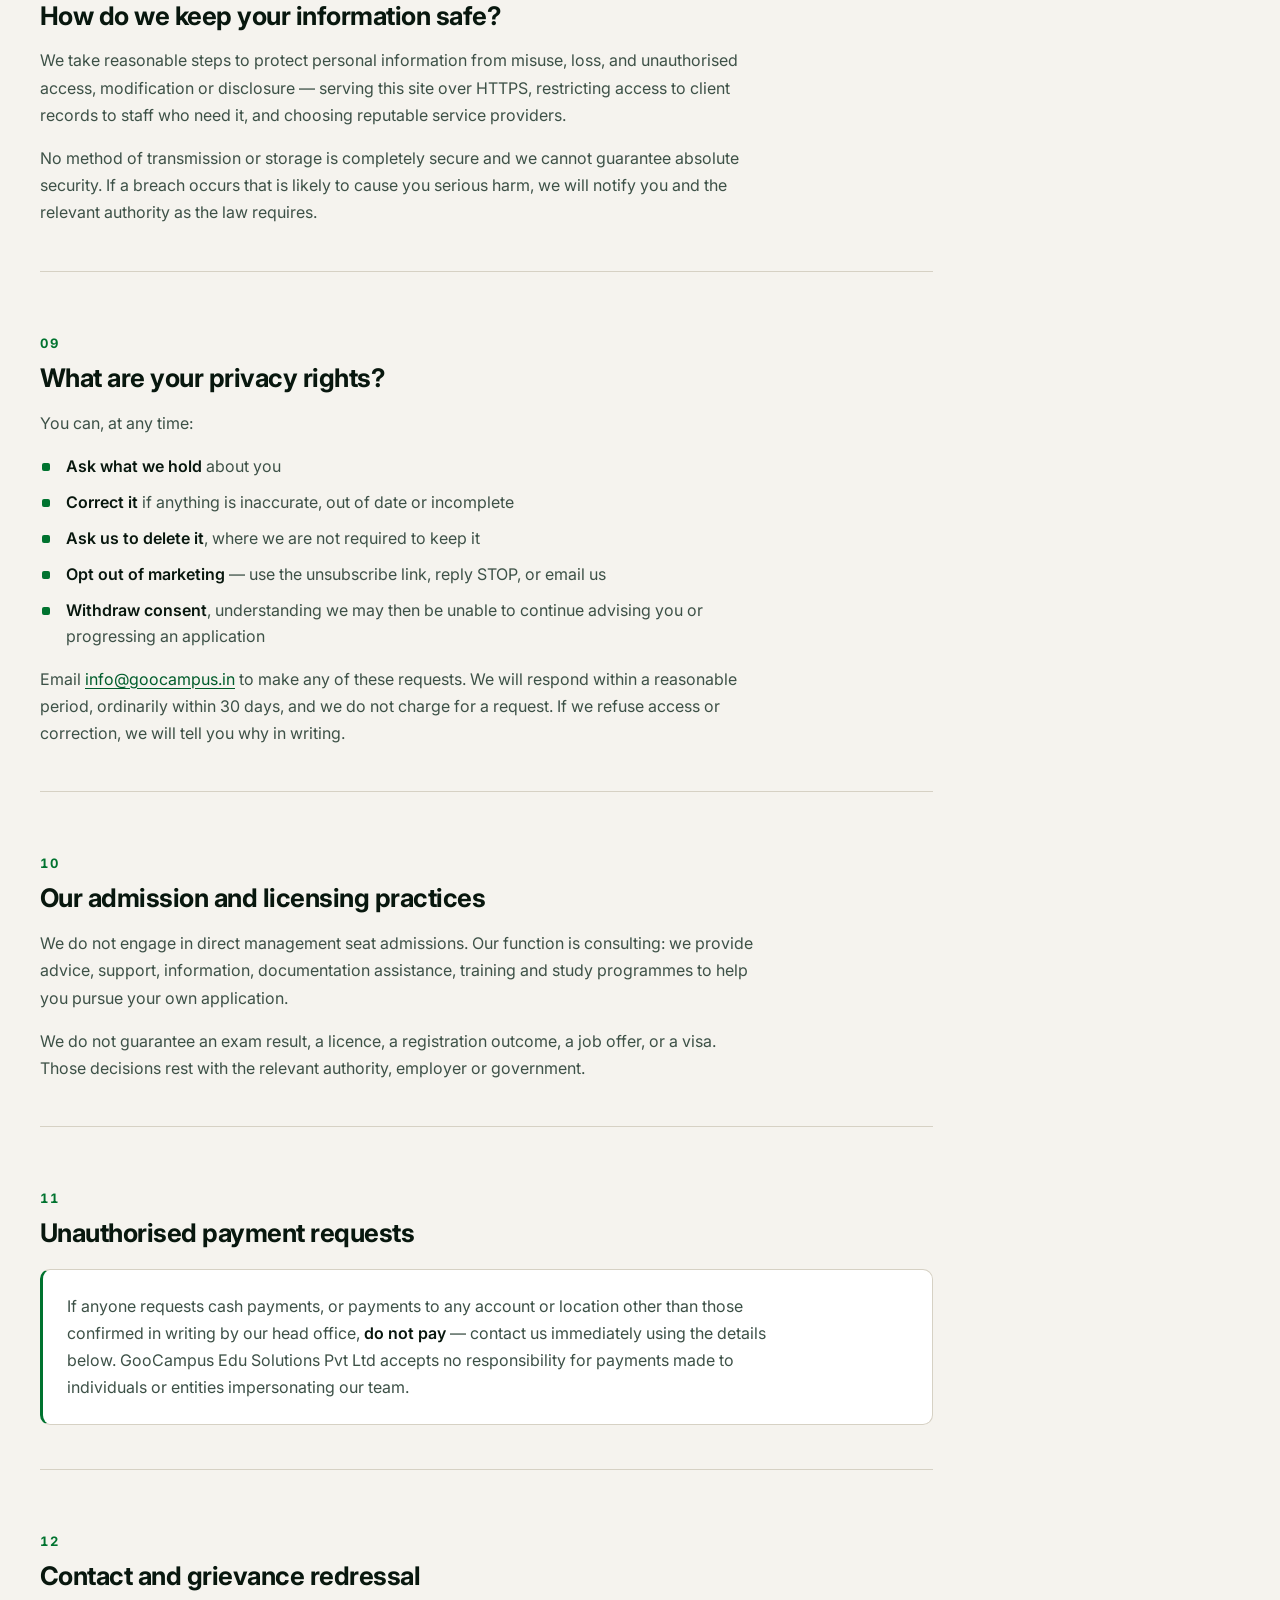
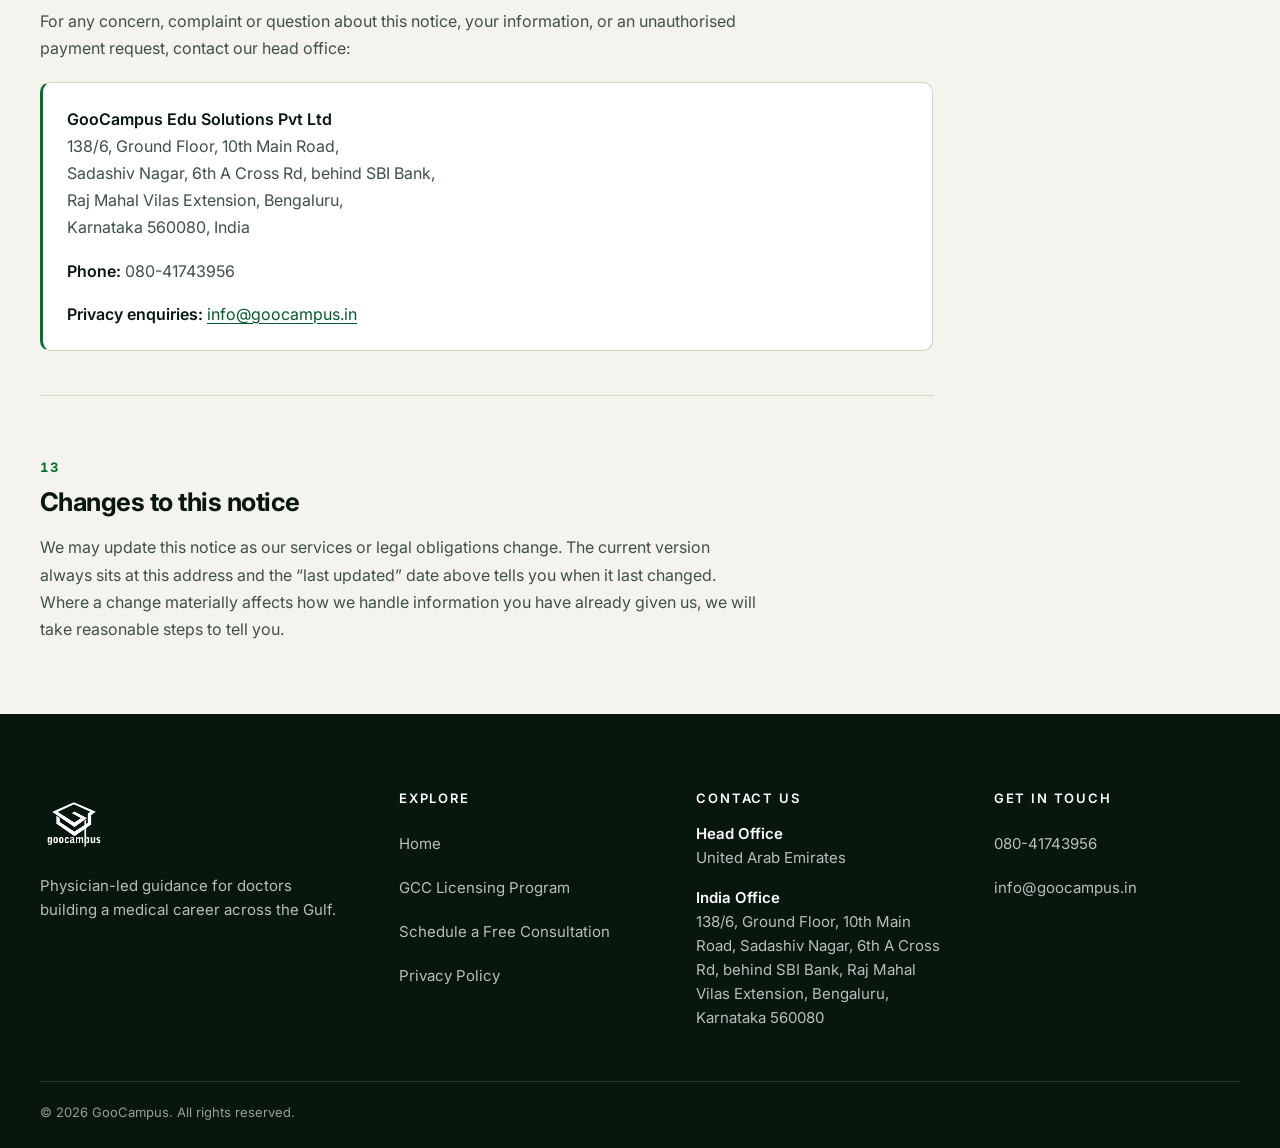
<file: gulf-pathway/privacy.html>
<!doctype html>
<html lang="en">
<head>
<meta charset="utf-8" />
<meta name="viewport" content="width=device-width, initial-scale=1" />
<title>Privacy Policy | GooCampus Gulf</title>
<meta name="description" content="What information GooCampus collects through our GCC licensing services, how we use it, and the rights you have in relation to it." />
<meta name="robots" content="index,follow" />

<link rel="icon" type="image/png" href="assets/favicon.png">
<link rel="preconnect" href="https://fonts.googleapis.com">
<link rel="preconnect" href="https://fonts.gstatic.com" crossorigin>
<link href="https://fonts.googleapis.com/css2?family=Inter:wght@400;500;600;700&display=swap" rel="stylesheet">

<style>
/* Tokens, banner, nav, buttons and footer are lifted verbatim from index.html
   so this page is part of the site rather than a separate landing page: same
   sticky nav, same announcement bar, same footer, same type and colour. Only
   the legal-prose rules below are specific to this page. */
:root{
  --ink:#08170E;
  --green:#00732F;
  --green-mid:#005C2B;
  --green-deep:#00381A;
  --green-lite:#41B872;
  --red:#CE1126;
  --red-deep:#A50E1E;
  --body:#3D5147;
  --muted:#566A5E;
  --paper:#F5F3EE;
  --sand:#EAE6DC;
  --white:#FFFFFF;
  --line:#D6D1C4;

  --display:"Inter",system-ui,-apple-system,"Segoe UI",sans-serif;
  --sans:"Inter",system-ui,-apple-system,"Segoe UI",sans-serif;

  --shell:1280px;
  --pad:clamp(64px,7.5vw,116px);
  --r:10px;
}

*,*::before,*::after{box-sizing:border-box;margin:0;padding:0}
html{scroll-behavior:smooth;-webkit-text-size-adjust:100%}
body{font-family:var(--sans);background:var(--paper);color:var(--ink);-webkit-font-smoothing:antialiased}
img{max-width:100%;display:block}
a{color:inherit;text-decoration:none}
.shell{max-width:var(--shell);margin:0 auto;padding-inline:clamp(20px,4vw,40px)}
.small{font-size:.9375rem;line-height:1.6}

/* --- buttons ----------------------------------------------------------- */
.btn{
  display:inline-flex;align-items:center;justify-content:center;gap:.6rem;
  min-height:52px;padding:.9rem 1.6rem;border-radius:999px;border:1px solid transparent;
  font-family:var(--sans);font-size:.9375rem;font-weight:600;line-height:1.2;
  transition:background-color .18s ease,color .18s ease,border-color .18s ease;
}
.btn-primary{background:var(--green);color:#fff}
.btn-primary:hover{background:var(--green-mid)}
.btn-sm{min-height:44px;padding:.6rem 1.15rem;font-size:.875rem}

/* --- top utility banner ------------------------------------------------ */
.banner{background:var(--green-deep);color:#fff}
.banner .shell{
  display:flex;align-items:center;justify-content:center;gap:14px 26px;
  flex-wrap:wrap;padding-block:12px;text-align:center;
}
.banner p{font-size:.875rem;color:rgba(255,255,255,.88);max-width:72ch}

/* --- nav --------------------------------------------------------------- */
.nav{position:sticky;top:0;z-index:50;background:rgba(245,243,238,.94);backdrop-filter:blur(10px);border-bottom:1px solid var(--line)}
.nav .shell{display:flex;align-items:center;justify-content:space-between;gap:24px;padding-block:14px}
.brand{display:flex;align-items:center;gap:10px;min-height:44px}
.brand img{height:68px;width:auto}
@media (min-width:1024px){.brand img{height:76px}}
.nav-links{display:flex;align-items:center;gap:6px}
.nav-links a{
  display:inline-flex;align-items:center;min-height:44px;padding:0 .85rem;
  font-size:.9375rem;font-weight:500;color:var(--body);border-radius:8px;
}
.nav-links a:hover{color:var(--ink);background:var(--sand)}
.nav-links a[aria-current="page"]{color:var(--ink);background:var(--sand)}
@media (max-width:860px){.nav-links{display:none}}

/* --- page title band --------------------------------------------------- */
.title{background:var(--white);border-bottom:1px solid var(--line);padding-block:clamp(44px,5.5vw,76px)}
.eyebrow{display:flex;align-items:center;gap:.6rem;font-size:.8125rem;font-weight:600;
         letter-spacing:.14em;text-transform:uppercase;color:var(--green)}
.eyebrow::before{content:"";width:28px;height:2px;background:var(--red)}
h1{font-family:var(--display);font-size:clamp(2.25rem,5vw,3.5rem);line-height:1.05;
   letter-spacing:-.035em;font-weight:700;margin-top:1rem}
.lede{font-size:1.125rem;line-height:1.6;color:var(--body);max-width:60ch;margin-top:1.25rem}
.stamp{margin-top:1.9rem;font-size:.9375rem;color:var(--muted)}
.stamp strong{color:var(--ink);font-weight:600}

/* --- legal prose ------------------------------------------------------- */
.wrap{display:grid;grid-template-columns:minmax(0,1fr) 230px;gap:clamp(40px,6vw,80px);
      padding-block:clamp(44px,5.5vw,76px)}
@media (max-width:900px){.wrap{grid-template-columns:1fr}.toc{order:-1}}

.sec{scroll-margin-top:120px}
.sec + .sec{margin-top:2.75rem;padding-top:2.75rem;border-top:1px solid var(--line)}
.prose p.sec-num{font-family:var(--display);font-size:.8125rem;font-weight:700;letter-spacing:.12em;
         color:var(--green);font-variant-numeric:tabular-nums lining-nums}
h2{font-family:var(--display);font-size:clamp(1.3rem,2.2vw,1.6rem);line-height:1.25;
   letter-spacing:-.02em;font-weight:700;margin-top:.5rem}
h3{font-family:var(--display);font-size:1.0625rem;font-weight:600;margin-top:1.75rem}
.prose p{font-size:1rem;line-height:1.7;color:var(--body);margin-top:1rem;max-width:72ch}
.prose ul{margin-top:1rem;max-width:72ch;list-style:none}
.prose li{position:relative;padding-left:1.6rem;font-size:1rem;line-height:1.65;color:var(--body)}
.prose li + li{margin-top:.6rem}
.prose li::before{content:"";position:absolute;left:.1rem;top:.62em;width:8px;height:8px;
                  border-radius:2px;background:var(--green)}
.prose strong{color:var(--ink);font-weight:600}
.prose a{color:var(--green-mid);text-decoration:underline;text-underline-offset:3px}
.prose a:hover{color:var(--green)}

.callout{background:var(--white);border:1px solid var(--line);border-left:3px solid var(--green);
         border-radius:var(--r);padding:1.4rem 1.5rem;margin-top:1.25rem}
.callout p:first-child{margin-top:0}

/* --- contents rail ----------------------------------------------------- */
.toc{align-self:start;position:sticky;top:120px}
.toc .lbl{font-family:var(--display);font-size:.8125rem;font-weight:700;letter-spacing:.12em;
          text-transform:uppercase;color:var(--ink)}
.toc nav{margin-top:.9rem;border-top:1px solid var(--line);padding-top:.4rem}
.toc a{display:block;font-size:.875rem;line-height:1.35;color:var(--muted);padding:.45rem 0;
       font-variant-numeric:tabular-nums}
.toc a:hover{color:var(--ink)}
@media (max-width:900px){.toc{position:static}}

/* --- footer ------------------------------------------------------------ */
.foot{background:var(--ink);color:rgba(255,255,255,.72);padding-block:clamp(48px,6vw,76px) 28px}
.foot h4{color:#fff;font-size:.8125rem;font-weight:600;letter-spacing:.14em;text-transform:uppercase;font-family:var(--sans);margin-bottom:1rem}
.foot a{display:inline-flex;align-items:center;min-height:44px;font-size:.9375rem}
.foot a:hover{color:#fff;text-decoration:underline}
.foot ul{list-style:none}
.foot-grid{display:grid;grid-template-columns:minmax(0,1.25fr) repeat(3,minmax(0,1fr));gap:clamp(28px,4vw,56px)}
@media (max-width:900px){.foot-grid{grid-template-columns:repeat(2,1fr)}}
@media (max-width:560px){.foot-grid{grid-template-columns:1fr}}
.foot-brand img{height:68px;width:auto;filter:brightness(0) invert(1)}
.foot-bottom{margin-top:clamp(36px,4vw,56px);padding-top:22px;border-top:1px solid rgba(255,255,255,.14);font-size:.8125rem;color:rgba(255,255,255,.58)}
</style>
</head>
<body>

<!-- Same announcement bar as the landing page -->
<div class="banner">
  <div class="shell">
    <p>Book a free GCC consultation — see our full list of services and how the program is structured before you talk to us.</p>
    <a class="btn btn-light btn-sm" style="background:#fff;color:var(--ink)" href="https://goocampus.fillout.com/goocampus-free-consultation" target="_blank" rel="noopener noreferrer">Schedule a Free Consultation</a>
  </div>
</div>

<!-- Same sticky nav as the landing page -->
<header class="nav">
  <div class="shell">
    <a class="brand" href="index.html" aria-label="GooCampus — home">
      <img src="assets/logo.png" alt="GooCampus" width="1080" height="1080" />
    </a>
    <nav class="nav-links" aria-label="Primary">
      <a href="index.html">Home</a>
      <a href="index.html#program">GCC Licensing Program</a>
      <a href="index.html#contact">Contact</a>
    </nav>
    <a class="btn btn-primary btn-sm" href="https://goocampus.fillout.com/goocampus-free-consultation" target="_blank" rel="noopener noreferrer">Schedule a Free Consultation</a>
  </div>
</header>

<main>

  <section class="title">
    <div class="shell">
      <p class="eyebrow">Legal</p>
      <h1>Privacy Policy</h1>
      <p class="lede">What information we collect, how we use it and what rights you have in relation to it.</p>
      <p class="stamp"><strong>Last updated on</strong> 2 October 2026</p>
    </div>
  </section>

  <div class="shell">
    <div class="wrap">

      <div class="prose">

        <section class="sec" id="intro">
          <p class="sec-num">01</p>
          <h2>Introduction</h2>
          <p>Thank you for choosing to be part of our community at <strong>GooCampus Edu Solutions Private Limited</strong>, doing business as GooCampus (&ldquo;GooCampus&rdquo;, &ldquo;we&rdquo;, &ldquo;us&rdquo;, &ldquo;our&rdquo;). We are committed to protecting your personal information and your right to privacy.</p>
          <p>This notice covers the information we collect through this website and through the GCC licensing services described on it &mdash; our support for doctors pursuing registration with authorities such as <strong>DHA, DOH, MOH, SCFHS, QCHP</strong> and <strong>NHRA</strong>, and the Prometric examinations that go with them.</p>
          <p>We are an education and career consulting firm. We are not a licensing authority, a government body, a recruitment agency, or a visa agent, and we are not affiliated with any GCC health authority. If you have questions about this notice or our practices, contact us at <a href="mailto:info@goocampus.in">info@goocampus.in</a>.</p>
        </section>

        <section class="sec" id="collect">
          <p class="sec-num">02</p>
          <h2>What information do we collect?</h2>

          <h3>Personal information you disclose to us</h3>
          <p>We collect personal information that you voluntarily provide when you book a consultation, enquire about the programme, message us, or enrol. Depending on how you interact with us, this may include:</p>
          <ul>
            <li>Name, phone number and email address</li>
            <li>Country of residence and preferred contact method</li>
            <li>Your medical qualification, university, year of graduation and current registration status</li>
            <li>Which GCC authority and licensing track you are pursuing</li>
            <li>Documents you share with us for DataFlow, attestation or application support</li>
            <li>The content of any message you send us</li>
          </ul>
          <p>Some of this &mdash; your qualifications, professional registration and the documents behind them &mdash; is sensitive. We collect it only with your consent, only where it is reasonably necessary to advise you or act on your behalf, and we do not use it for any other purpose.</p>

          <h3>Information collected automatically</h3>
          <p>When you visit this website, our hosting provider records standard technical information such as your IP address, browser type and version, device type, operating system, referring page, and the date and time of your visit. This keeps the site secure and working, and does not by itself identify you.</p>

          <h3>Payment information</h3>
          <div class="callout">
            <p><strong>We do not collect or process any payment on this website.</strong> There is no checkout, no card form and no payment processor running on these pages. If you enrol in a paid programme, payment is arranged separately and handled by our finance team or a third-party payment provider, who will tell you at that time how your payment data is handled. <strong>We never ask for card details by email or over WhatsApp.</strong></p>
          </div>
        </section>

        <section class="sec" id="use">
          <p class="sec-num">03</p>
          <h2>How do we use your information?</h2>
          <p>We use personal information only for the purpose you gave it to us for, and for directly related purposes you would reasonably expect:</p>
          <ul>
            <li>To respond to your enquiry and schedule your consultation</li>
            <li>To assess which licensing authority and track suits your profile, and advise you accordingly</li>
            <li>To support your DataFlow submission, exam booking and licensing application where you have asked us to</li>
            <li>To deliver training, materials and mentorship if you enrol</li>
            <li>To send service messages about a programme you are enrolled in</li>
            <li>To send information about our programmes where you asked for it, or would reasonably expect it &mdash; you can opt out at any time</li>
            <li>To improve and secure our website and services</li>
            <li>To meet our legal, accounting and record-keeping obligations</li>
          </ul>
          <p>We do not sell your personal information, and we do not use it to make automated decisions that produce a legal or similarly significant effect on you.</p>
        </section>

        <section class="sec" id="share">
          <p class="sec-num">04</p>
          <h2>Will your information be shared?</h2>
          <p>We disclose personal information only where it is necessary to deliver what you have asked for, and only to parties bound to protect it:</p>
          <ul>
            <li><strong>Licensing authorities and verification bodies</strong> &mdash; where you have asked us to support an application, the relevant GCC authority and primary-source verification provider (for example DataFlow) receive the documents needed for it</li>
            <li><strong>Examination providers</strong> &mdash; where we assist with Prometric booking</li>
            <li><strong>Form and scheduling providers</strong> that receive your enquiry on our behalf</li>
            <li><strong>Messaging platforms</strong> &mdash; if you contact us on WhatsApp, your message and number are handled by WhatsApp (Meta) under its own terms as well as ours</li>
            <li><strong>Email, storage and workflow providers</strong> we use to run the business and hold client records</li>
            <li><strong>Professional advisers</strong> &mdash; accountants, auditors and lawyers &mdash; where required</li>
            <li><strong>Government or regulatory bodies</strong> where the law requires disclosure</li>
          </ul>
          <p>We do not share your information with hospitals, recruiters or any third party for their own marketing purposes.</p>
        </section>

        <section class="sec" id="overseas">
          <p class="sec-num">05</p>
          <h2>Where your information is held</h2>
          <p>GooCampus is based in <strong>India</strong>, and our team accesses and stores client information there. Some service providers we use store data in the <strong>United States</strong> or elsewhere. Where you ask us to support a licensing application, your documents are transmitted to the relevant authority or verification body in the <strong>GCC country concerned</strong>.</p>
          <p>This means your personal information will be held and processed outside your country of residence. By submitting it, you consent to that transfer. Recipients may be subject to laws that differ from those where you live. We take reasonable steps to ensure the providers we use have appropriate security and confidentiality protections in place.</p>
          <p>As an Indian company we are subject to India&rsquo;s <strong>Digital Personal Data Protection Act, 2023</strong>. Where you are located elsewhere and local law gives you stronger protection, we apply the standard more protective of you.</p>
        </section>

        <section class="sec" id="cookies">
          <p class="sec-num">06</p>
          <h2>Cookies</h2>
          <p>This website uses only what is necessary to serve the pages and load fonts. We do not currently run advertising pixels or third-party analytics on these pages.</p>
          <p>Third-party services embedded in or linked from the site may set their own cookies when you interact with them, governed by their own policies. You can block or delete cookies in your browser settings, though parts of the site may then not work as intended. If we add analytics or advertising tracking in future, we will update this notice before doing so.</p>
        </section>

        <section class="sec" id="retention">
          <p class="sec-num">07</p>
          <h2>How long do we keep your information?</h2>
          <ul>
            <li><strong>Enquiries that do not proceed</strong> &mdash; generally up to 24 months from your last contact, so we can pick the conversation up if you return</li>
            <li><strong>Client records</strong> &mdash; for the duration of your programme, then as long as our tax, accounting and legal obligations require</li>
            <li><strong>Documents submitted for licensing</strong> &mdash; retained while your application is live, then removed from active systems unless we are required to keep them</li>
          </ul>
          <p>When information is no longer needed we take reasonable steps to destroy it or permanently de-identify it. You can ask us to delete it sooner &mdash; see below.</p>
        </section>

        <section class="sec" id="security">
          <p class="sec-num">08</p>
          <h2>How do we keep your information safe?</h2>
          <p>We take reasonable steps to protect personal information from misuse, loss, and unauthorised access, modification or disclosure &mdash; serving this site over HTTPS, restricting access to client records to staff who need it, and choosing reputable service providers.</p>
          <p>No method of transmission or storage is completely secure and we cannot guarantee absolute security. If a breach occurs that is likely to cause you serious harm, we will notify you and the relevant authority as the law requires.</p>
        </section>

        <section class="sec" id="rights">
          <p class="sec-num">09</p>
          <h2>What are your privacy rights?</h2>
          <p>You can, at any time:</p>
          <ul>
            <li><strong>Ask what we hold</strong> about you</li>
            <li><strong>Correct it</strong> if anything is inaccurate, out of date or incomplete</li>
            <li><strong>Ask us to delete it</strong>, where we are not required to keep it</li>
            <li><strong>Opt out of marketing</strong> &mdash; use the unsubscribe link, reply STOP, or email us</li>
            <li><strong>Withdraw consent</strong>, understanding we may then be unable to continue advising you or progressing an application</li>
          </ul>
          <p>Email <a href="mailto:info@goocampus.in">info@goocampus.in</a> to make any of these requests. We will respond within a reasonable period, ordinarily within 30 days, and we do not charge for a request. If we refuse access or correction, we will tell you why in writing.</p>
        </section>

        <section class="sec" id="practices">
          <p class="sec-num">10</p>
          <h2>Our admission and licensing practices</h2>
          <p>We do not engage in direct management seat admissions. Our function is consulting: we provide advice, support, information, documentation assistance, training and study programmes to help you pursue your own application.</p>
          <p>We do not guarantee an exam result, a licence, a registration outcome, a job offer, or a visa. Those decisions rest with the relevant authority, employer or government.</p>
        </section>

        <section class="sec" id="payments">
          <p class="sec-num">11</p>
          <h2>Unauthorised payment requests</h2>
          <div class="callout">
            <p>If anyone requests cash payments, or payments to any account or location other than those confirmed in writing by our head office, <strong>do not pay</strong> &mdash; contact us immediately using the details below. GooCampus Edu Solutions Pvt Ltd accepts no responsibility for payments made to individuals or entities impersonating our team.</p>
          </div>
        </section>

        <section class="sec" id="grievance">
          <p class="sec-num">12</p>
          <h2>Contact and grievance redressal</h2>
          <p>For any concern, complaint or question about this notice, your information, or an unauthorised payment request, contact our head office:</p>
          <div class="callout">
            <p><strong>GooCampus Edu Solutions Pvt Ltd</strong><br>
            138/6, Ground Floor, 10th Main Road,<br>
            Sadashiv Nagar, 6th A Cross Rd, behind SBI Bank,<br>
            Raj Mahal Vilas Extension, Bengaluru,<br>
            Karnataka 560080, India</p>
            <p><strong>Phone:</strong> 080-41743956</p>
            <p><strong>Privacy enquiries:</strong> <a href="mailto:info@goocampus.in">info@goocampus.in</a></p>
          </div>
        </section>

        <section class="sec" id="changes">
          <p class="sec-num">13</p>
          <h2>Changes to this notice</h2>
          <p>We may update this notice as our services or legal obligations change. The current version always sits at this address and the &ldquo;last updated&rdquo; date above tells you when it last changed. Where a change materially affects how we handle information you have already given us, we will take reasonable steps to tell you.</p>
        </section>

      </div>

      <aside class="toc">
        <p class="lbl">Contents</p>
        <nav>
          <a href="#intro">01 &nbsp;Introduction</a>
          <a href="#collect">02 &nbsp;What we collect</a>
          <a href="#use">03 &nbsp;How we use it</a>
          <a href="#share">04 &nbsp;Sharing</a>
          <a href="#overseas">05 &nbsp;Where it is held</a>
          <a href="#cookies">06 &nbsp;Cookies</a>
          <a href="#retention">07 &nbsp;Retention</a>
          <a href="#security">08 &nbsp;Security</a>
          <a href="#rights">09 &nbsp;Your rights</a>
          <a href="#practices">10 &nbsp;Our practices</a>
          <a href="#payments">11 &nbsp;Payment warning</a>
          <a href="#grievance">12 &nbsp;Contact</a>
          <a href="#changes">13 &nbsp;Changes</a>
        </nav>
      </aside>

    </div>
  </div>

</main>

<!-- Same footer as the landing page -->
<footer class="foot">
  <div class="shell">
    <div class="foot-grid">
      <div class="foot-brand">
        <img src="assets/logo.png" alt="GooCampus" width="1080" height="1080" />
        <p class="small" style="margin-top:1rem;max-width:34ch">Physician-led guidance for doctors building a medical career across the Gulf.</p>
      </div>

      <div>
        <h4>Explore</h4>
        <ul>
          <li><a href="index.html">Home</a></li>
          <li><a href="index.html#program">GCC Licensing Program</a></li>
          <li><a href="https://goocampus.fillout.com/goocampus-free-consultation" target="_blank" rel="noopener noreferrer">Schedule a Free Consultation</a></li>
          <li><a href="privacy.html" aria-current="page">Privacy Policy</a></li>
        </ul>
      </div>

      <div>
        <h4>Contact Us</h4>
        <p class="small"><strong style="color:#fff;font-weight:600">Head Office</strong><br />United Arab Emirates</p>
        <p class="small" style="margin-top:1rem"><strong style="color:#fff;font-weight:600">India Office</strong><br />138/6, Ground Floor, 10th Main Road, Sadashiv Nagar, 6th A Cross Rd, behind SBI Bank, Raj Mahal Vilas Extension, Bengaluru, Karnataka 560080</p>
      </div>

      <div>
        <h4>Get in touch</h4>
        <ul>
          <li><a href="tel:+918041743956">080-41743956</a></li>
          <li><a href="mailto:info@goocampus.in">info@goocampus.in</a></li>
        </ul>
      </div>
    </div>

    <p class="foot-bottom">&copy; 2026 GooCampus. All rights reserved.</p>
  </div>
</footer>

</body>
</html>
</file>
<file: css/styles.css>
/* =================================================================
   GooCampus global hub — styles (v2, reference layout, Nov 2026)
   ================================================================= */
:root {
  --bg: #F0F2F1;
  --card: #FFFFFF;
  --ink: #1D3236;
  --ink-2: #22363A;
  --muted: #66777A;
  --faint: #9AA6A8;
  --line: #DCE2E1;
  --teal: #0E5A66;
  --teal-2: #0B4A54;
  --mint: #D7E7E6;
  --mint-2: #E8F1F0;
  --star: #F1A532;
  --font: "Geist", ui-sans-serif, system-ui, -apple-system, "Segoe UI", sans-serif;
  --mono: "Geist Mono", ui-monospace, SFMono-Regular, Menlo, monospace;
  --r: 24px;
  --r-sm: 14px;
  --ease: cubic-bezier(.2,.7,.2,1);
}
*, *::before, *::after { box-sizing: border-box; }
html { -webkit-text-size-adjust: 100%; scroll-behavior: smooth; }
body { margin: 0; background: var(--bg); color: var(--ink); font-family: var(--font); font-size: 16px; line-height: 1.55; -webkit-font-smoothing: antialiased; }
h1, h2, h3, p, ul, ol, dl, dd, figure, blockquote { margin: 0; }
ul, ol { list-style: none; padding: 0; }
img { display: block; max-width: 100%; height: auto; }
a { color: inherit; text-decoration: none; }
button { font: inherit; color: inherit; }
:focus-visible { outline: 2px solid var(--teal); outline-offset: 3px; border-radius: 8px; }
.skip { position: absolute; left: 16px; top: -60px; z-index: 100; background: var(--ink); color: #fff; padding: 10px 16px; border-radius: 8px; }
.skip:focus { top: 16px; }

.wrap { width: min(1180px, 100% - 64px); margin-inline: auto; }
.mono { font-family: var(--mono); font-size: 12px; letter-spacing: .02em; }
.label { font-size: 13px; color: var(--ink); font-weight: 400; margin-bottom: 18px; }
.label--center { text-align: center; }
.small, .tiny { font-size: 12.5px; color: var(--muted); }
.tiny { font-size: 12px; }
.muted { color: var(--muted); }
.center { text-align: center; }
.right { text-align: right; }

h2 { font-size: clamp(32px, 3.4vw, 46px); line-height: 1.08; font-weight: 400; letter-spacing: -.035em; color: var(--ink-2); }
h2 .label { display: inline; font-size: 13px; letter-spacing: 0; vertical-align: .9em; margin-right: 8px; }
h3 { font-size: 17px; font-weight: 500; letter-spacing: -.01em; color: var(--ink-2); line-height: 1.3; }

/* ---- pills / buttons ---- */
.pill {
  display: inline-flex; align-items: center; gap: 10px; min-height: 48px; padding: 0 22px; border-radius: 999px;
  font-size: 15px; font-weight: 500; line-height: 1; cursor: pointer; border: 1px solid transparent;
  transition: transform .2s var(--ease), background .2s, color .2s, border-color .2s;
}
.pill:hover { transform: translateY(-2px); }
.pill:active { transform: scale(.98); }
.pill--white { background: #fff; color: var(--ink); }
.pill--white:hover { background: var(--mint-2); }
.pill--glass { color: #fff; border-color: rgba(255,255,255,.45); background: rgba(255,255,255,.06); backdrop-filter: blur(6px); }
.pill--glass:hover { background: rgba(255,255,255,.16); }
.pill--teal { background: var(--teal); color: #fff; }
.pill--teal:hover { background: var(--teal-2); }
.pill--line { border-color: var(--line); background: transparent; color: var(--ink); }
.pill--line:hover { background: #fff; }
.pill--icon { padding: 0 6px 0 26px; min-height: 54px; font-size: 16px; }
.pill__dot { display: grid; place-items: center; width: 42px; height: 42px; border-radius: 50%; background: var(--mint); color: var(--teal); font-size: 20px; }
.round {
  display: grid; place-items: center; width: 44px; height: 44px; border-radius: 50%; border: 0; cursor: pointer; font-size: 20px;
  transition: transform .2s var(--ease), background .2s;
}
.round:hover { transform: translateY(-2px); }
.round--dark { background: var(--ink); color: #fff; }
.round--light { background: #D9DEDD; color: #fff; }
.arrows { display: flex; gap: 10px; }
.arrowlink { display: inline-flex; gap: 10px; align-items: center; font-size: 14px; font-weight: 500; }
.arrowlink span { transition: transform .2s var(--ease); }
.arrowlink:hover span { transform: translateX(3px); }

/* ---- hero ---- */
.hero {
  position: relative; margin: 12px; border-radius: var(--r); overflow: hidden; color: #fff;
  min-height: calc(100svh - 24px); display: flex; flex-direction: column; padding: 0 56px 32px;
  background: #1c2a2d;
}
.hero__bg { position: absolute; inset: 0; width: 100%; height: 100%; object-fit: cover; object-position: 60% 35%; }
.hero__shade { position: absolute; inset: 0; background:
  linear-gradient(90deg, rgba(16,26,28,.78) 0%, rgba(16,26,28,.55) 38%, rgba(16,26,28,.12) 70%, rgba(16,26,28,.05) 100%),
  linear-gradient(180deg, rgba(16,26,28,.35) 0%, rgba(16,26,28,0) 22%, rgba(16,26,28,0) 60%, rgba(16,26,28,.55) 100%); }
.hero > *:not(.hero__bg):not(.hero__shade) { position: relative; }

.nav { display: flex; align-items: center; gap: 28px; min-height: 96px; }
.nav__logo img { height: 46px; width: auto; }
.nav__links { display: flex; gap: 32px; margin-left: auto; margin-right: auto; }
.nav__links a { font-size: 15px; color: rgba(255,255,255,.9); position: relative; padding: 6px 0; }
.nav__links a::after { content: ""; position: absolute; left: 0; right: 100%; bottom: 0; height: 1px; background: currentColor; transition: right .25s var(--ease); }
.nav__links a:hover::after { right: 0; }
.nav__status { display: inline-flex; align-items: center; gap: 8px; font-size: 14px; color: rgba(255,255,255,.85); }
.nav__status i { width: 7px; height: 7px; border-radius: 50%; background: #5FD3A5; }
.nav__cta { min-height: 44px; }
.nav__toggle { display: none; }

.hero__body { margin-top: auto; padding-top: 40px; max-width: 980px; }
.trusted { display: flex; align-items: center; gap: 14px; font-size: 15px; margin-bottom: 44px; }
.faces { display: inline-flex; }
.faces img { width: 40px; height: 40px; border-radius: 50%; object-fit: cover; border: 2px solid #fff; margin-left: -10px; }
.faces img:first-child { margin-left: 0; }
.hero h1 { font-size: clamp(52px, 7.6vw, 118px); line-height: .98; font-weight: 400; letter-spacing: -.055em; }
.hero__lead { margin-top: 30px; max-width: 520px; font-size: 17px; line-height: 1.55; color: rgba(255,255,255,.86); }
.hero__actions { display: flex; flex-wrap: wrap; gap: 12px; margin-top: 32px; }

.hero__foot { display: flex; align-items: flex-end; justify-content: space-between; gap: 32px; margin-top: 40px; padding-top: 28px; border-top: 1px solid rgba(255,255,255,.22); }
.chips { display: flex; flex-wrap: wrap; gap: 10px; max-width: 560px; }
.chips a { display: inline-flex; align-items: center; min-height: 40px; padding: 0 16px; border-radius: 999px; border: 1px solid rgba(255,255,255,.4); font-size: 14px; color: #fff; transition: background .2s, color .2s, transform .2s var(--ease); }
.chips a:hover { transform: translateY(-2px); background: rgba(255,255,255,.14); }
.chips a.is-on { background: #fff; color: var(--ink); border-color: #fff; }

.slider { width: 390px; flex: none; }
.slider__bar { display: flex; align-items: center; gap: 12px; margin-bottom: 14px; color: rgba(255,255,255,.85); }
.slider__btn { width: 34px; height: 34px; border-radius: 50%; border: 1px solid rgba(255,255,255,.45); background: transparent; color: #fff; cursor: pointer; font-size: 18px; line-height: 1; }
.slider__btn:hover { background: rgba(255,255,255,.15); }
.slider__track { flex: 1; display: flex; gap: 6px; }
.slider__track i { flex: 1; height: 2px; background: rgba(255,255,255,.3); }
.slider__track i.on { background: #fff; }
.slides { position: relative; height: 104px; }
.slide { position: absolute; inset: 0; display: flex; gap: 14px; align-items: center; padding: 8px; background: #fff; color: var(--ink); border-radius: 16px; opacity: 0; visibility: hidden; transition: opacity .35s; }
.slide.is-on { opacity: 1; visibility: visible; }
.slide img { width: 88px; height: 88px; object-fit: cover; border-radius: 10px; flex: none; }
.slide > span:nth-child(2) { display: flex; flex-direction: column; gap: 2px; flex: 1; }
.slide b { font-weight: 500; font-size: 17px; }
.slide small { color: var(--muted); font-size: 13px; }
.slide em { font-style: normal; font-size: 13.5px; font-weight: 500; margin-top: 8px; }
.slide__go { align-self: flex-start; display: grid; place-items: center; width: 30px; height: 30px; border-radius: 50%; border: 1px solid var(--line); font-size: 13px; margin: 6px; }

[data-enter] { animation: enter .9s var(--ease) both; }
@keyframes enter { from { opacity: 0; transform: translateY(18px); } to { opacity: 1; transform: none; } }

/* ---- steps ---- */
.steps { display: grid; grid-template-columns: repeat(4, 1fr); gap: 32px; padding: 64px 0 120px; }
.step { border-top: 1px solid var(--ink); padding-top: 16px; }
.step .mono { color: var(--muted); }
.step h3 { margin-top: 14px; }
.step p { margin-top: 8px; font-size: 13.5px; color: var(--muted); max-width: 32ch; }

/* ---- about ---- */
.about { display: grid; grid-template-columns: 1fr 2.1fr; gap: 64px; padding-bottom: 140px; }
.about__faces { display: flex; gap: 10px; margin-bottom: 22px; }
.about__faces img { width: 92px; height: 112px; object-fit: cover; border-radius: 14px; }
.about__faces img:first-child { object-position: 52% 20%; }
.about__faces img:last-child { object-position: 50% 30%; }
.statement { font-size: clamp(26px, 2.7vw, 38px); line-height: 1.22; letter-spacing: -.03em; color: var(--ink-2); }
.statement span { color: var(--faint); }

/* ---- numbers ---- */
.numbers { display: grid; grid-template-columns: 1.6fr 1fr; gap: 64px; align-items: end; padding-bottom: 140px; }
.numbers__left .small { margin-bottom: 18px; }
.stats { display: grid; grid-template-columns: repeat(4, 1fr); border-top: 1px solid var(--line); }
.stats > div { padding: 18px 20px 4px; border-left: 1px solid var(--line); }
.stats > div:first-child { border-left: 0; padding-left: 0; }
.stats dt { font-size: clamp(40px, 4.2vw, 60px); font-weight: 300; letter-spacing: -.05em; line-height: 1; color: var(--ink-2); }
.stats dd { margin-top: 10px; font-size: 13px; color: var(--muted); }
.numbers__photo { position: relative; border-radius: var(--r); overflow: hidden; aspect-ratio: 4 / 5; }
.numbers__photo img { width: 100%; height: 100%; object-fit: cover; object-position: 40% 50%; transition: transform .6s var(--ease); }
.numbers__photo:hover img { transform: scale(1.03); }
.tagpill { position: absolute; left: 14px; bottom: 14px; display: inline-flex; align-items: center; gap: 8px; padding: 9px 14px; border-radius: 999px; background: rgba(255,255,255,.94); color: var(--ink); font-size: 13px; }
.tagpill i { width: 7px; height: 7px; border-radius: 50%; background: var(--teal); }

/* ---- services ---- */
.services { padding-bottom: 140px; }
.services__head { display: grid; grid-template-columns: 1.5fr 1fr; gap: 64px; align-items: start; margin-bottom: 44px; }
.services__head h2 { max-width: 15ch; }
.services__head p { color: var(--muted); font-size: 15px; padding-top: 8px; max-width: 42ch; justify-self: end; }
.services__body { display: grid; grid-template-columns: 220px minmax(0, 1fr); gap: 36px; }
.services__side { display: flex; flex-direction: column; }
.reviewline { display: flex; align-items: center; gap: 12px; }
.reviewline .faces img { width: 36px; height: 36px; border-color: var(--bg); }
.reviewline b { display: block; font-weight: 500; font-size: 16px; }
.reviewline small { color: var(--muted); font-size: 12px; }
.services__side > p { margin-top: auto; font-size: 14px; color: var(--muted); padding-top: 32px; }
.services__side .arrows { margin-top: 24px; }
.rail { display: grid; grid-auto-flow: column; grid-auto-columns: calc((100% - 36px) / 4); gap: 12px; overflow-x: auto; scroll-snap-type: x mandatory; scrollbar-width: none; border-radius: 18px; }
.rail::-webkit-scrollbar { display: none; }
.card { position: relative; display: block; aspect-ratio: 4 / 5; border-radius: 18px; overflow: hidden; color: #fff; scroll-snap-align: start; }
.card img { position: absolute; inset: 0; width: 100%; height: 100%; object-fit: cover; transition: transform .6s var(--ease); }
.card::after { content: ""; position: absolute; inset: 0; background: linear-gradient(180deg, rgba(0,0,0,0) 45%, rgba(10,20,22,.72) 100%); }
.card:hover img { transform: scale(1.03); }
.card > span { position: absolute; z-index: 1; }
.card__meta { left: 14px; bottom: 72px; font-size: 11px; color: rgba(255,255,255,.85); }
.card__title { left: 14px; bottom: 16px; font-size: 20px; line-height: 1.1; letter-spacing: -.02em; }
.card__go { right: 14px; bottom: 16px; display: grid; place-items: center; width: 34px; height: 34px; border-radius: 50%; border: 1px solid rgba(255,255,255,.55); font-size: 13px; transition: background .2s; }
.card:hover .card__go { background: rgba(255,255,255,.2); }

/* ---- care bento ---- */
.care { padding-bottom: 140px; }
.care h2 { margin-bottom: 48px; }
.bento { display: grid; grid-template-columns: 1fr 1fr 1fr; grid-template-rows: auto auto; gap: 12px; }
.box { background: var(--card); border-radius: 18px; padding: 22px; }
.box--book { grid-column: 1; grid-row: 1 / span 2; display: flex; flex-direction: column; }
.box--plan { grid-column: 2; grid-row: 1; }
.box--fee { grid-column: 2; grid-row: 2; }
.box--teal { grid-column: 3; grid-row: 1 / span 2; position: relative; overflow: hidden; background: var(--teal); color: rgba(255,255,255,.85); display: flex; flex-direction: column; align-items: flex-start; min-height: 520px; }
.box__top { display: flex; justify-content: space-between; align-items: flex-start; gap: 12px; margin-bottom: 8px; }
.box .muted { font-size: 13.5px; max-width: 34ch; }
.live { display: inline-flex; align-items: center; gap: 6px; font-size: 11.5px; color: var(--muted); white-space: nowrap; }
.live i { width: 7px; height: 7px; border-radius: 50%; background: #2BB673; }
.box--book .tiny { margin: 22px 0 8px; }
.opts { display: grid; gap: 8px; }
.opt { text-align: left; min-height: 44px; padding: 0 12px; border-radius: 10px; border: 1px solid var(--line); background: #fff; font-size: 13.5px; cursor: pointer; transition: border-color .2s, background .2s; }
.opt:hover { border-color: var(--teal); }
.opt.is-on { background: var(--mint-2); border-color: var(--teal); }
.box__foot { margin-top: auto; padding-top: 22px; border-top: 1px solid var(--line); display: flex; justify-content: space-between; align-items: flex-end; gap: 12px; }
.box__foot .tiny { margin: 0 0 4px; }
.box__foot b { display: block; font-weight: 500; }
.box__foot small { color: var(--muted); font-size: 12px; }
.badge { padding: 5px 11px; border-radius: 999px; background: var(--mint); color: var(--teal); font-size: 11.5px; white-space: nowrap; }
.big { font-size: 64px; font-weight: 300; letter-spacing: -.05em; line-height: 1; margin-top: 18px; }
.big small { font-size: 16px; color: var(--muted); letter-spacing: 0; }
.segs { display: grid; grid-template-columns: repeat(5, 1fr); gap: 4px; margin-top: 18px; }
.segs i { height: 22px; border-radius: 3px; background: #E4E9E8; }
.segs i.on { background: var(--teal); }
.segs i.mid { background: #7CC5C0; }
.segs__labels { display: flex; justify-content: space-between; margin-top: 8px; font-size: 11.5px; color: var(--muted); }
.kv { display: grid; grid-template-columns: 1fr 1fr; gap: 12px; margin-top: 18px; padding-top: 14px; border-top: 1px solid var(--line); }
.kv--3 { grid-template-columns: repeat(3, 1fr); border-top: 0; padding-top: 0; margin-top: 26px; }
.kv b, .kv a { display: block; margin-top: 4px; font-weight: 500; font-size: 14px; }
.kv a { color: var(--teal); }
.lines { margin-top: 14px; }
.lines li { display: flex; justify-content: space-between; padding: 11px 0; border-bottom: 1px solid var(--line); font-size: 14px; }
.lines b { font-weight: 500; }
.total { display: flex; justify-content: space-between; align-items: baseline; margin-top: 14px; }
.total span { font-size: 14px; }
.total b { font-size: 44px; font-weight: 400; letter-spacing: -.04em; }
.box--fee .tiny { margin-top: 4px; }
.box--teal .mono { color: rgba(255,255,255,.7); }
.box--teal h3 { color: #fff; font-size: 22px; font-weight: 400; letter-spacing: -.02em; margin-top: 12px; max-width: 14ch; }
.box--teal p:not(.mono) { margin-top: 12px; font-size: 13.5px; max-width: 30ch; }
.box--teal .pill { margin-top: 22px; min-height: 40px; font-size: 13.5px; }
.box--teal img { position: absolute; left: 22px; right: 22px; bottom: 22px; width: calc(100% - 44px); height: 44%; object-fit: cover; object-position: 50% 30%; border-radius: 12px; opacity: .92; }

/* ---- pathways ---- */
.paths { padding-bottom: 140px; }
.paths__head { display: flex; justify-content: space-between; align-items: flex-end; gap: 24px; margin-bottom: 40px; }
.paths__head h2 { max-width: 16ch; }
.paths__grid { display: grid; grid-template-columns: 1fr 1.15fr; gap: 40px; align-items: start; }
.paths__photo { position: relative; border-radius: var(--r); overflow: hidden; aspect-ratio: 1 / 1.05; background: #dfe5e4; }
.paths__photo img { width: 100%; height: 100%; object-fit: cover; transition: opacity .35s; }
.plist { border-top: 1px solid var(--ink); }
.plist button { width: 100%; display: grid; grid-template-columns: 40px 1fr auto; align-items: baseline; gap: 8px; padding: 16px 0; border: 0; border-bottom: 1px solid var(--line); background: none; text-align: left; cursor: pointer; color: var(--faint); transition: color .2s; }
.plist button:hover { color: var(--ink); }
.plist button.is-on { color: var(--ink); }
.plist b { font-size: 24px; font-weight: 400; letter-spacing: -.03em; }
.plist small { font-size: 12.5px; color: var(--muted); }
.plist .mono { color: var(--muted); }
.pinfo { margin-top: 32px; }
.pinfo > p { font-size: 15px; max-width: 46ch; }

/* ---- how we work ---- */
.how { display: grid; grid-template-columns: 1fr 1fr; gap: 64px; align-items: center; padding-bottom: 140px; }
.how h2 { max-width: 12ch; }
.how .muted { margin-top: 18px; font-size: 15px; max-width: 40ch; }
.nlist { margin-top: 28px; border-top: 1px solid var(--line); }
.nlist li { display: grid; grid-template-columns: 40px 1fr; padding: 16px 0; border-bottom: 1px solid var(--line); }
.nlist .mono { color: var(--muted); padding-top: 3px; }
.nlist p { margin-top: 4px; font-size: 13.5px; color: var(--muted); }
.how__photo { position: relative; border-radius: var(--r); overflow: hidden; aspect-ratio: 1 / 1.05; }
.how__photo img { width: 100%; height: 100%; object-fit: cover; }
.glass { position: absolute; left: 12px; right: 12px; bottom: 12px; padding: 14px 16px; border-radius: 14px; background: rgba(255,255,255,.95); }
.glass__row { display: grid; grid-template-columns: 1fr 1fr; padding-bottom: 12px; border-bottom: 1px solid var(--line); }
.glass__row > div + div { padding-left: 16px; border-left: 1px solid var(--line); }
.glass__row b { display: block; font-size: 26px; font-weight: 400; letter-spacing: -.03em; margin-top: 2px; }
.glass__row small { font-size: 13px; color: var(--muted); letter-spacing: 0; }
.glass__bar { display: flex; justify-content: space-between; margin-top: 10px; }
.segs--fine { display: grid; grid-template-columns: repeat(50, 1fr); gap: 2px; margin-top: 8px; }
.segs--fine i { height: 20px; border-radius: 2px; background: #E4E9E8; }
.segs--fine i.on { background: var(--teal); }

/* ---- reviews ---- */
.reviews { display: grid; grid-template-columns: 1fr 1.9fr; gap: 64px; padding-bottom: 140px; }
.reviews h2 { max-width: 8ch; }
.score { display: flex; align-items: center; gap: 12px; margin-top: 22px; }
.score b { font-size: 56px; font-weight: 300; letter-spacing: -.05em; line-height: 1; }
.score span { display: flex; flex-direction: column; font-size: 12.5px; color: var(--muted); }
.stars { font-style: normal; color: var(--star); letter-spacing: 2px; font-size: 13px; }
.quotes__stage { position: relative; min-height: 210px; }
.q { position: absolute; inset: 0; opacity: 0; visibility: hidden; transition: opacity .4s; }
.q.is-on { position: relative; opacity: 1; visibility: visible; }
.q blockquote { font-size: clamp(20px, 1.9vw, 25px); line-height: 1.35; letter-spacing: -.02em; color: var(--ink-2); }
.q figcaption { display: flex; align-items: center; gap: 12px; margin-top: 26px; }
.ini { display: grid; place-items: center; width: 40px; height: 40px; border-radius: 50%; background: var(--mint); color: var(--teal); font-weight: 500; }
.q figcaption b { display: block; font-weight: 500; font-size: 14px; }
.q figcaption small { font-size: 12.5px; color: var(--muted); }
.quotes__bar { display: flex; justify-content: space-between; align-items: center; margin-top: 40px; padding-top: 18px; border-top: 1px solid var(--line); }

/* ---- faq ---- */
.faq { display: grid; grid-template-columns: 1fr 1.6fr; gap: 64px; padding-bottom: 140px; }
.faq .muted { margin-top: 18px; font-size: 14.5px; max-width: 30ch; }
.faq .muted a { color: var(--ink); text-decoration: underline; text-underline-offset: 3px; }
.acc { border-top: 1px solid var(--line); }
.acc details { border-bottom: 1px solid var(--line); }
.acc summary { display: flex; justify-content: space-between; align-items: center; gap: 16px; min-height: 64px; padding: 16px 0; cursor: pointer; list-style: none; font-size: 17px; font-weight: 400; letter-spacing: -.01em; }
.acc summary::-webkit-details-marker { display: none; }
.acc summary::after { content: "+"; flex: none; display: grid; place-items: center; width: 30px; height: 30px; border-radius: 50%; border: 1px solid var(--line); color: var(--muted); transition: transform .25s var(--ease); }
.acc details[open] summary::after { transform: rotate(45deg); }
.acc details p { padding: 0 48px 20px 0; color: var(--muted); font-size: 15px; }

/* ---- close ---- */
.close { padding-bottom: 96px; }
.close__card { display: grid; grid-template-columns: 1fr 1fr; border-radius: var(--r); overflow: hidden; background: var(--mint); min-height: 380px; }
.close__copy { padding: 56px 48px; display: flex; flex-direction: column; justify-content: center; }
.close h2 { max-width: 12ch; }
.close__copy > p:not(.label) { margin-top: 18px; color: var(--ink); opacity: .78; font-size: 15px; max-width: 40ch; }
.close__actions { display: flex; flex-wrap: wrap; align-items: center; gap: 22px; margin-top: 28px; }
.phone { display: inline-flex; gap: 8px; align-items: center; font-weight: 500; min-height: 44px; }
.phone:hover { color: var(--teal); }
.close__card img { width: 100%; height: 100%; object-fit: cover; }

/* ---- footer ---- */
.footer { background: #fff; padding: 64px 0 28px; font-size: 14px; }
.footer__grid { display: grid; grid-template-columns: 1.4fr 1fr 1fr 1.3fr 1fr; gap: 32px; }
.footer__brand img { height: 52px; width: auto; }
.footer__brand p { margin-top: 16px; color: var(--muted); max-width: 26ch; }
.footer .tiny { margin-bottom: 12px; }
.footer ul { display: grid; gap: 2px; }
.footer ul a { display: inline-block; padding: 5px 0; }
.footer ul a:hover { color: var(--teal); }
.footer__grid > div > p:not(.tiny) { color: var(--muted); line-height: 1.6; }
.footer__base { display: flex; justify-content: space-between; gap: 24px; margin-top: 48px; padding-top: 20px; border-top: 1px solid var(--line); font-size: 11.5px; color: var(--muted); }
.footer__base span:last-child { max-width: 70ch; text-align: right; }

/* ---- responsive ---- */
@media (max-width: 1100px) {
  .hero { padding: 0 32px 28px; }
  .nav__status { display: none; }
  .rail { grid-auto-columns: calc((100% - 24px) / 3); }
  .bento { grid-template-columns: 1fr 1fr; }
  .box--book { grid-column: 1; grid-row: 1 / span 2; }
  .box--plan { grid-column: 2; grid-row: 1; }
  .box--fee { grid-column: 2; grid-row: 2; }
  .box--teal { grid-column: 1 / span 2; grid-row: 3; min-height: 420px; }
  .box--teal img { left: auto; right: 22px; top: 22px; bottom: 22px; width: 42%; height: auto; }
  .footer__grid { grid-template-columns: 1fr 1fr 1fr; }
}
@media (max-width: 900px) {
  .wrap { width: calc(100% - 40px); }
  .nav__links { position: fixed; inset: 0; z-index: 40; flex-direction: column; justify-content: center; align-items: flex-start; gap: 6px; padding: 96px 32px; margin: 0; background: var(--ink); display: none; }
  .nav__links a { font-size: 28px; padding: 10px 0; }
  .nav.is-open .nav__links { display: flex; }
  .nav__cta { margin-left: auto; }
  .nav__toggle { position: relative; z-index: 41; display: grid; place-content: center; gap: 6px; width: 44px; height: 44px; border-radius: 50%; border: 1px solid rgba(255,255,255,.5); background: transparent; cursor: pointer; }
  .nav__toggle span { display: block; width: 16px; height: 1.5px; background: #fff; transition: transform .2s; }
  .nav.is-open .nav__toggle span:first-child { transform: translateY(3.75px) rotate(45deg); }
  .nav.is-open .nav__toggle span:last-child { transform: translateY(-3.75px) rotate(-45deg); }
  .hero__foot { flex-direction: column; align-items: stretch; }
  .slider { width: 100%; max-width: 440px; }
  .steps { grid-template-columns: 1fr 1fr; padding-bottom: 88px; }
  .about, .numbers, .services__head, .services__body, .paths__grid, .how, .reviews, .faq { grid-template-columns: 1fr; gap: 32px; }
  .about, .numbers, .services, .care, .paths, .how, .reviews, .faq { padding-bottom: 96px; }
  .services__head p { justify-self: start; }
  .services__side > p { padding-top: 16px; }
  .rail { grid-auto-columns: 46%; }
  .numbers__photo { aspect-ratio: 4 / 3; }
  .close__card { grid-template-columns: 1fr; }
  .close__card img { aspect-ratio: 16 / 10; }
}
@media (max-width: 600px) {
  body { font-size: 15.5px; }
  .wrap { width: calc(100% - 32px); }
  .hero { margin: 8px; padding: 0 20px 22px; min-height: calc(100svh - 16px); }
  .hero__shade { background: linear-gradient(180deg, rgba(16,26,28,.55) 0%, rgba(16,26,28,.62) 45%, rgba(16,26,28,.78) 100%); }
  .hero__bg { object-position: 70% 30%; }
  .nav { min-height: 76px; gap: 12px; }
  .nav__logo img { height: 38px; }
  .nav__cta { display: none; }
  .nav__toggle { margin-left: auto; }
  .trusted { font-size: 13.5px; margin-bottom: 28px; }
  .hero__lead { font-size: 16px; }
  .hero__actions .pill { width: 100%; justify-content: center; }
  .pill--icon { justify-content: space-between; }
  .chips { display: none; }
  .hero__foot { border-top: 0; padding-top: 0; }
  .steps { grid-template-columns: 1fr; gap: 24px; }
  .stats { grid-template-columns: 1fr 1fr; }
  .stats > div:nth-child(3) { border-left: 0; padding-left: 0; }
  .stats > div:nth-child(n+3) { border-top: 1px solid var(--line); }
  .rail { grid-auto-columns: 78%; }
  .bento { grid-template-columns: 1fr; }
  .box--book, .box--plan, .box--fee, .box--teal { grid-column: auto; grid-row: auto; }
  .box--teal { min-height: 480px; }
  .box--teal img { left: 22px; right: 22px; top: auto; bottom: 22px; width: calc(100% - 44px); height: 42%; }
  .paths__head { flex-direction: column; align-items: flex-start; }
  .plist b { font-size: 20px; }
  .plist button { grid-template-columns: 32px 1fr; }
  .plist small { grid-column: 2; }
  .kv--3 { grid-template-columns: 1fr 1fr; }
  .close__copy { padding: 36px 24px; }
  .footer__grid { grid-template-columns: 1fr 1fr; }
  .footer__brand { grid-column: span 2; }
  .footer__base { flex-direction: column; }
  .footer__base span:last-child { text-align: left; }
}
@media (prefers-reduced-motion: reduce) {
  *, *::before, *::after { animation: none !important; transition: none !important; scroll-behavior: auto !important; }
}
</file>
